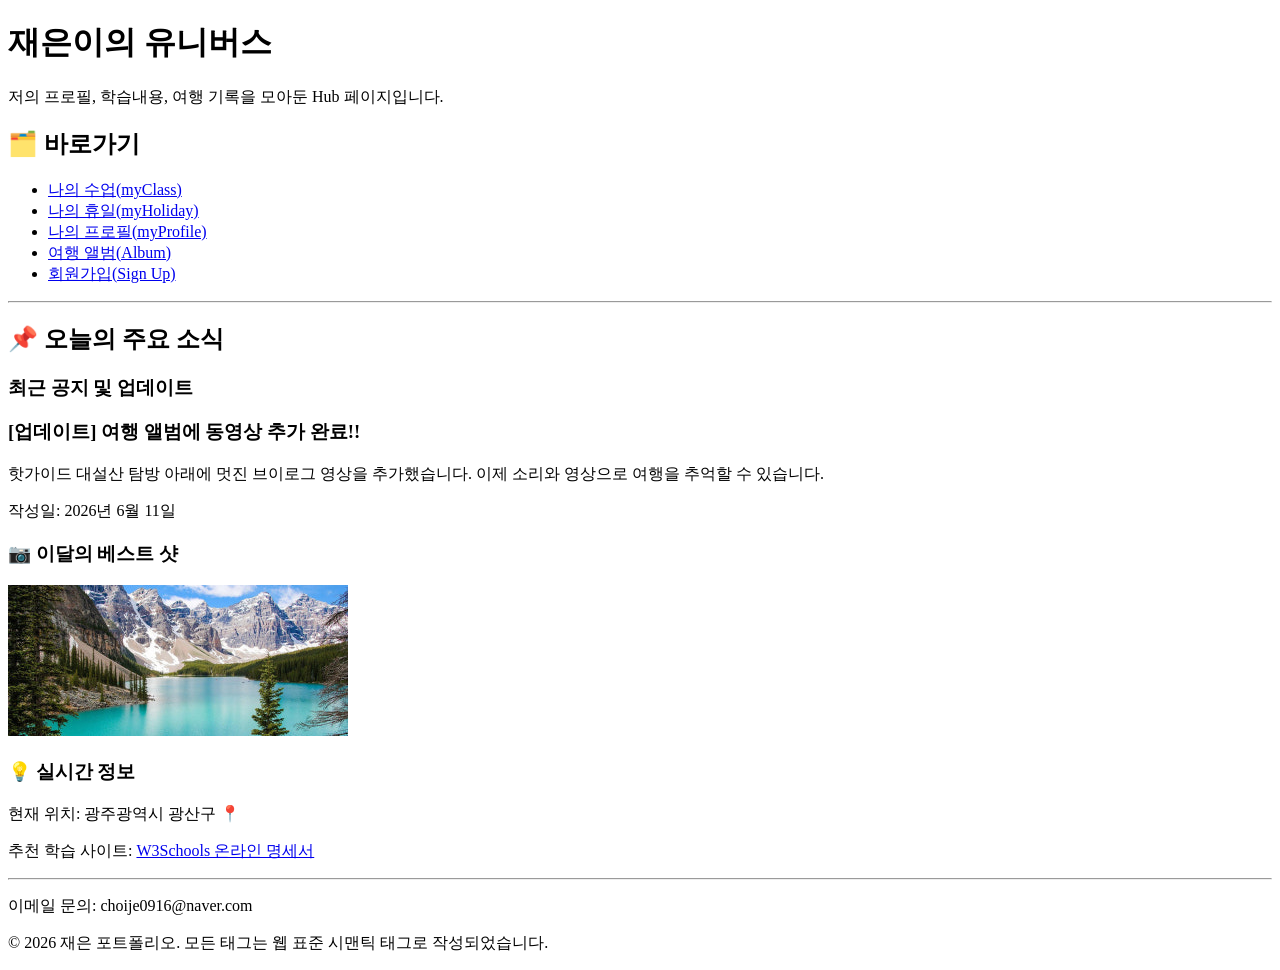
<file: index.html>
<!DOCTYPE html>
<html lang="en">
<head>
    <meta charset="UTF-8">
    <meta name="viewport" content="width=device-width, initial-scale=1.0">
    <title>Welcone SKALA</title>
</head>
<body>


    <h1>재은이의 유니버스</h1>
    <p> 저의 프로필, 학습내용, 여행 기록을 모아둔 Hub 페이지입니다.</p>



    <nav>
    <h2>🗂️ 바로가기</h2>
    <ul style="list-style-type:disc;">
        <li><a href="myClass.html">나의 수업(myClass)</a></li>
        <li><a href="myHoliday.html">나의 휴일(myHoliday)</a></li>
        <li><a href="myProfile.html">나의 프로필(myProfile)</a></li>
        <li><a href="myTrip.html">여행 앨범(Album)</a></li>
        <li><a href="signUp.html">회원가입(Sign Up)</a></li>
    </ul>
    </nav>


    <main>
        <hr>
        <h2>📌 오늘의 주요 소식</h2>
        <h3>최근 공지 및 업데이트</h3>
        <h3>[업데이트] 여행 앨범에 동영상 추가 완료!!</h3>
        <P>     
        핫가이드 대설산 탐방 아래에 멋진 브이로그 영상을 추가했습니다.
        이제 소리와 영상으로 여행을 추억할 수 있습니다.
        </P>

        <p>작성일: 2026년 6월 11일</p>

        <h3>📷 이달의 베스트 샷</h3>
        <img src="media/banff.jpg" alt="캐나다">
    </main>



     <aside>
        <h3>💡 실시간 정보</h3>

        <p>현재 위치: 광주광역시 광산구 📍</p>

        <p>
            추천 학습 사이트:
            <a href="https://www.w3schools.com/" target="_blank">W3Schools 온라인 명세서</a>
        </p>
    </aside>
    <hr> 


    
    <footer>
        <p>이메일 문의: choije0916@naver.com</p>

        <p>
        &copy; 2026 재은 포트폴리오.
        모든 태그는 웹 표준 시맨틱 태그로 작성되었습니다.
        </p>
    </footer>
</body>
</html>
</file>
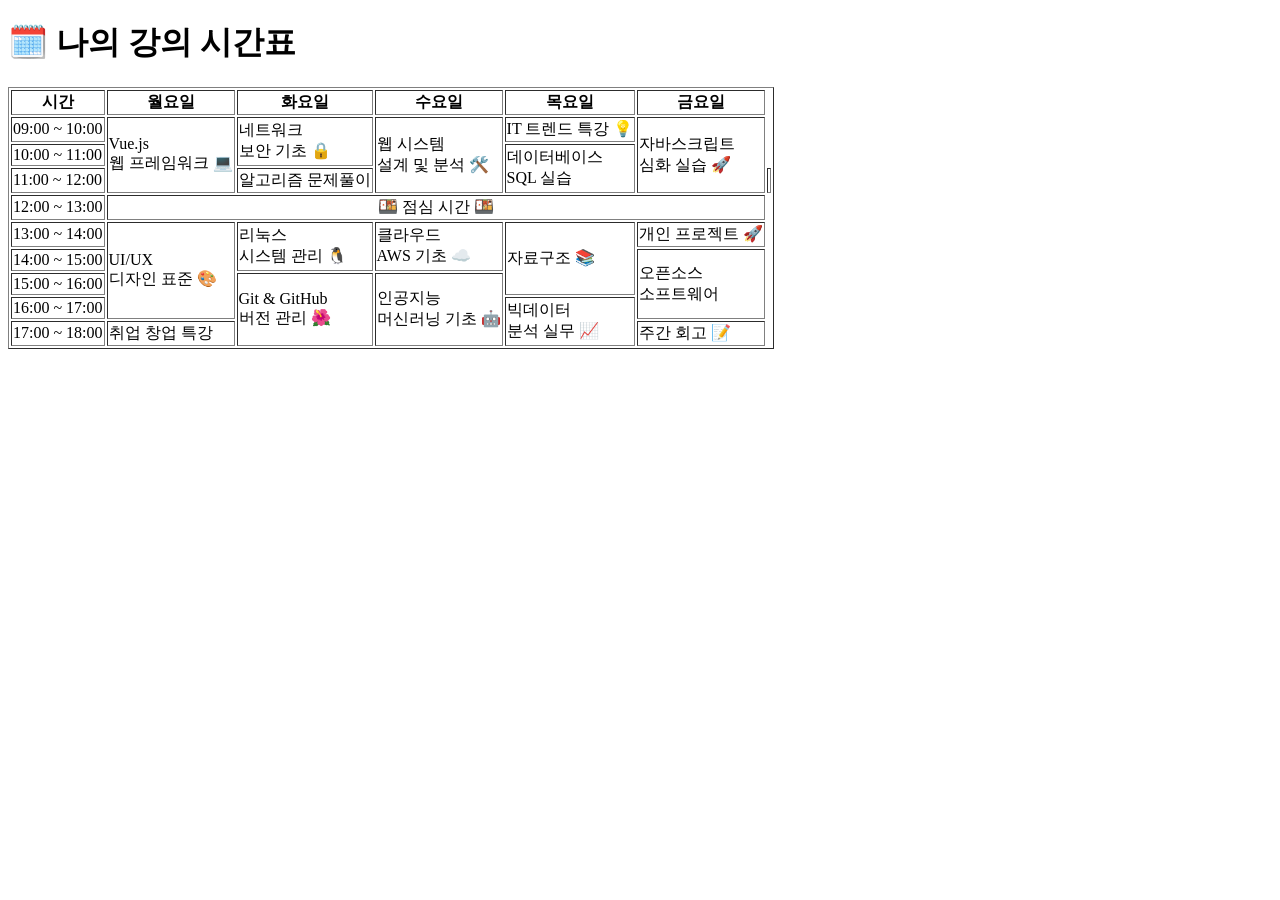
<file: myClass.html>
<!DOCTYPE html>
<html lang="ko">
<head>
    <meta charset="UTF-8">
    <title>나의 강의 시간표</title>
</head>
<body>

<h1>🗓️ 나의 강의 시간표</h1>

<table border="1">
    <thead>
        <tr>
            <th>시간</th>
            <th>월요일</th>
            <th>화요일</th>
            <th>수요일</th>
            <th>목요일</th>
            <th>금요일</th>
        </tr>
    </thead>

    <tbody>

        <tr>
            <td>09:00 ~ 10:00</td>
            <td rowspan="3">Vue.js<br>웹 프레임워크 💻</td>
            <td rowspan="2">네트워크<br>보안 기초 🔒</td>
            <td rowspan="3">웹 시스템<br>설계 및 분석 🛠️</td>
            <td>IT 트렌드 특강 💡</td>
            <td rowspan="3">자바스크립트<br>심화 실습 🚀</td>
        </tr>

        <tr>
            <td>10:00 ~ 11:00</td>
            <td rowspan="2">데이터베이스<br>SQL 실습</td>
        </tr>

        <tr>
            <td>11:00 ~ 12:00</td>
            <td>알고리즘 문제풀이</td>
            <td></td>
        </tr>

        <tr>
            <td>12:00 ~ 13:00</td>
            <td colspan="5" align="center">🍱 점심 시간 🍱</td>
        </tr>

        <tr>
            <td>13:00 ~ 14:00</td>
            <td rowspan="4">UI/UX<br>디자인 표준 🎨</td>
            <td rowspan="2">리눅스<br>시스템 관리 🐧</td>
            <td rowspan="2">클라우드<br>AWS 기초 ☁️</td>
            <td rowspan="3">자료구조 📚</td>
            <td rowspan="1">개인 프로젝트 🚀</td>
        </tr>

        <tr>
            <td>14:00 ~ 15:00</td>
            <td rowspan="3">오픈소스<br>소프트웨어</td>
        </tr>

        <tr>
            <td>15:00 ~ 16:00</td>
            <td rowspan="3">Git & GitHub<br>버전 관리 🌺</td>
            <td rowspan="3">인공지능<br>머신러닝 기초 🤖</td>
        </tr>

        <tr>
            <td>16:00 ~ 17:00</td>
            <td rowspan="2">빅데이터<br>분석 실무 📈</td>
        </tr>

        <tr>
            <td>17:00 ~ 18:00</td>
            <td>취업 창업 특강</td>
            <td>주간 회고 📝</td>
        </tr>

    </tbody>

</table>

</body>
</html>
</file>
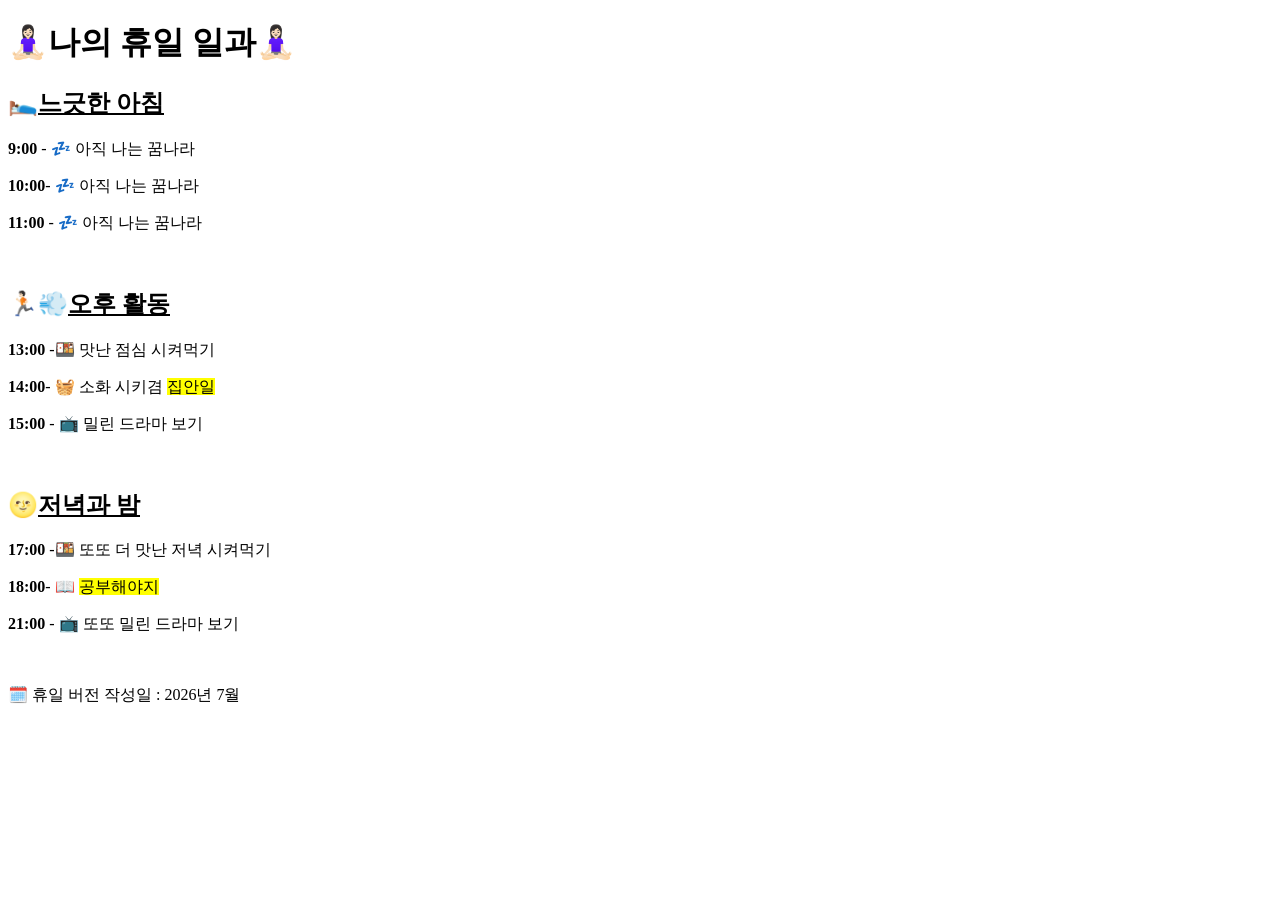
<file: myHoliday.html>
<!DOCTYPE html>
<html lang="en">
<head>
    <meta charset="UTF-8">
    <meta name="viewport" content="width=device-width, initial-scale=1.0">
    <title>나의 휴일 일과</title>
</head>
<body>
    <h1>🧘🏻‍♀️나의 휴일 일과🧘🏻‍♀️</h1>

    <h2>🛌<ins>느긋한 아침</ins></h2>
    <p><strong>9:00</strong> - 💤 아직 나는 꿈나라</p>
    <p><strong>10:00</strong>- 💤 아직 나는 꿈나라</p>
    <p><strong>11:00</strong> - 💤 아직 나는 꿈나라</p>
    <br>


    <h2>🏃🏻💨<ins>오후 활동</ins></h2>
    <p><strong>13:00</strong> -🍱 맛난 점심 시켜먹기</p>
    <p><strong>14:00</strong>- 🧺 소화 시키겸 <mark>집안일</mark></p>
    <p><strong>15:00</strong> - 📺 밀린 드라마 보기</p>
    <br>

    <h2>🌝<ins>저녁과 밤</ins></h2>
    <p><strong>17:00</strong> -🍱 또또 더 맛난 저녁 시켜먹기 </p>
    <p><strong>18:00</strong>- 📖 <mark>공부해야지</mark></p>
    <p><strong>21:00</strong> - 📺 또또 밀린 드라마 보기</p>
    <br>

    <p>🗓️ 휴일 버전 작성일 : 2026년 7월</p>
</body> 
</html>
</file>
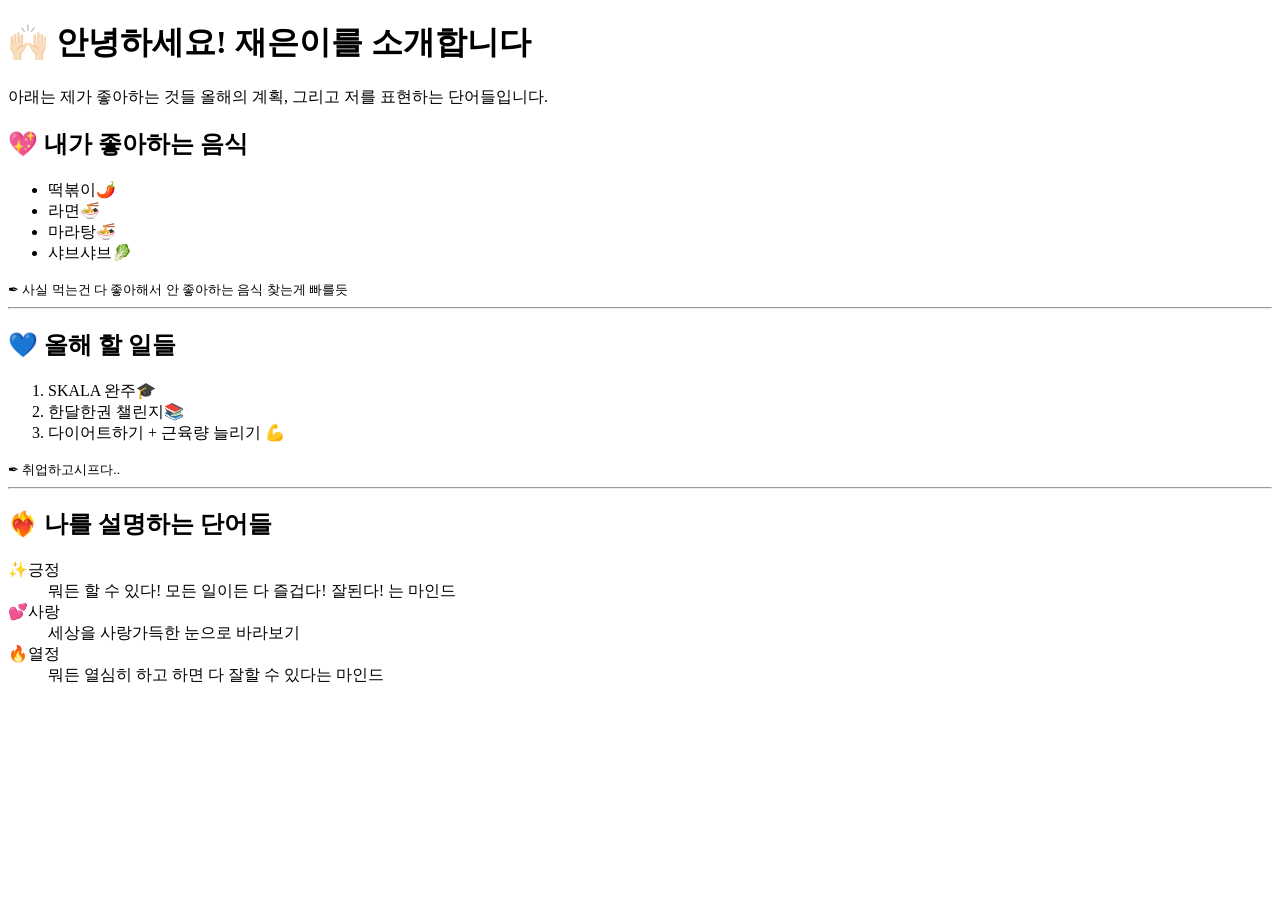
<file: myProfile.html>
<!DOCTYPE html>
<html lang="en">
<head>
    <meta charset="UTF-8">
    <meta name="viewport" content="width=device-width, initial-scale=1.0">
    <title>나의 소개</title>
</head>
<body>
    <h1>🙌🏻 안녕하세요! 재은이를 소개합니다</h1>

    <p>아래는 제가 좋아하는 것들 올해의 계획, 그리고 저를 표현하는 단어들입니다.</p>

    <h2>💖 내가 좋아하는 음식</h2>
    <ul style="list-style-type:disc;">
        <li>떡볶이🌶️</li>
        <li>라면🍜</li>
        <li>마라탕🍜</li>
        <li>샤브샤브🥬</li>
    </ul>
    <small>✒︎ 사실 먹는건 다 좋아해서 안 좋아하는 음식 찾는게 빠를듯</small>
    <hr>


    <h2>💙 올해 할 일들</h2>
    <ol type="1">
        <li>SKALA 완주🎓</li>
        <li>한달한권 챌린지📚</li>
        <li>다이어트하기 + 근육량 늘리기 💪</li>
    </ol>
    <small>✒︎ 취업하고시프다..</small>
    <hr>

    <h2>❤️‍🔥 나를 설명하는 단어들</h2>
    <dl>
        <dt>✨긍정</dt>
        <dd>뭐든 할 수 있다! 모든 일이든 다 즐겁다! 잘된다! 는 마인드</dd>
        <dt>💕사랑</dt>
        <dd>세상을 사랑가득한 눈으로 바라보기</dd>
        <dt>🔥열정</dt>
        <dd>뭐든 열심히 하고 하면 다 잘할 수 있다는 마인드</dd>
    </dl>



</body>
</html>
</file>
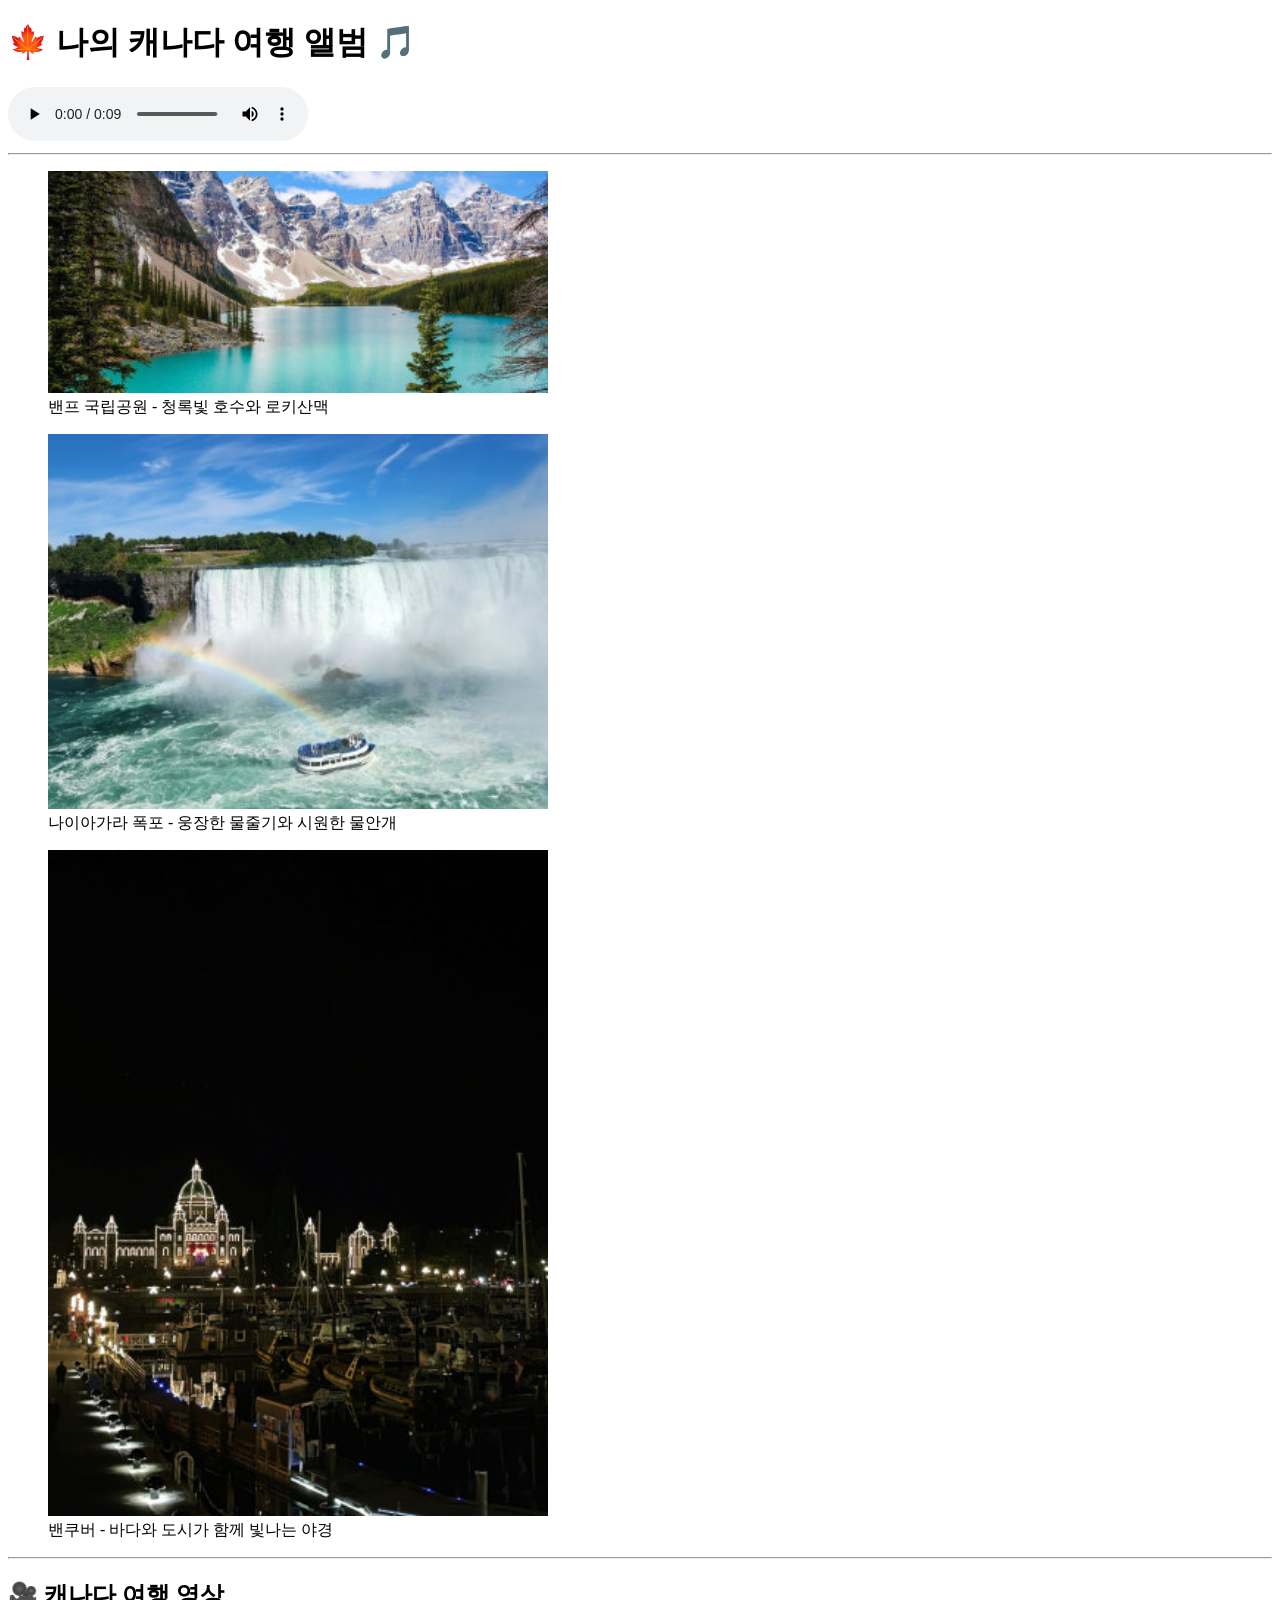
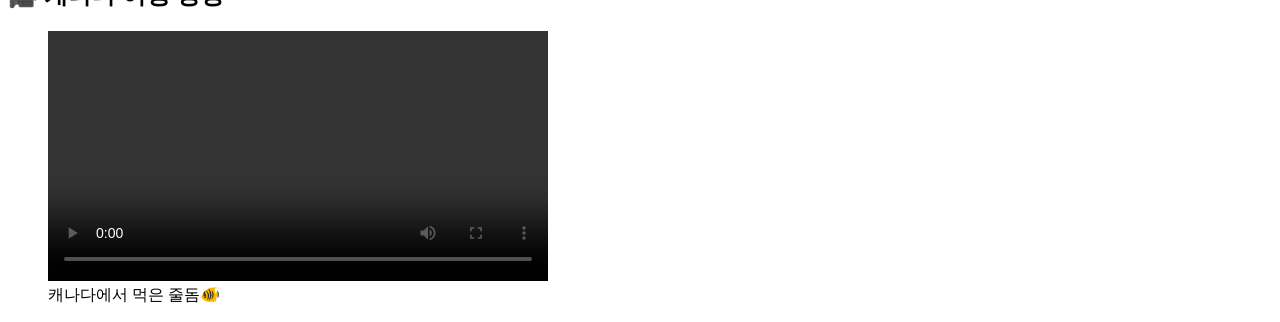
<file: myTrip.html>
<!DOCTYPE html>
<html lang="ko">
<head>
    <meta charset="UTF-8">
    <meta name="viewport" content="width=device-width, initial-scale=1.0">
    <title>나의 캐나다 여행</title>
</head>
<body>

    <h1>🍁 나의 캐나다 여행 앨범 🎵</h1>

    <audio controls>
        <source src="../media/canada.mp3" type="audio/mpeg">
    </audio>

    <hr>


    <figure>
        <img src="../media/banff.jpg" alt="밴프 국립공원의 호수와 로키산맥" width="500">
        <figcaption>밴프 국립공원 - 청록빛 호수와 로키산맥</figcaption>
    </figure>

    <figure>
        <img src="../media/niagara.jpeg" alt="나이아가라 폭포" width="500">
        <figcaption>나이아가라 폭포 - 웅장한 물줄기와 시원한 물안개</figcaption>
    </figure>

    <figure>
        <img src="../media/vancouver.jpeg" alt="밴쿠버 야경" width="500">
        <figcaption>밴쿠버 - 바다와 도시가 함께 빛나는 야경</figcaption>
    </figure>

    <hr>

    <h2>🎥 캐나다 여행 영상</h2>
    <figure>
            <video controls width="500">
            <source src="../media/canada.MOV" >
            </video>
            <figcaption>캐나다에서 먹은 줄돔🐠</figcaption>
    </figure>



</body>
</html>
</file>
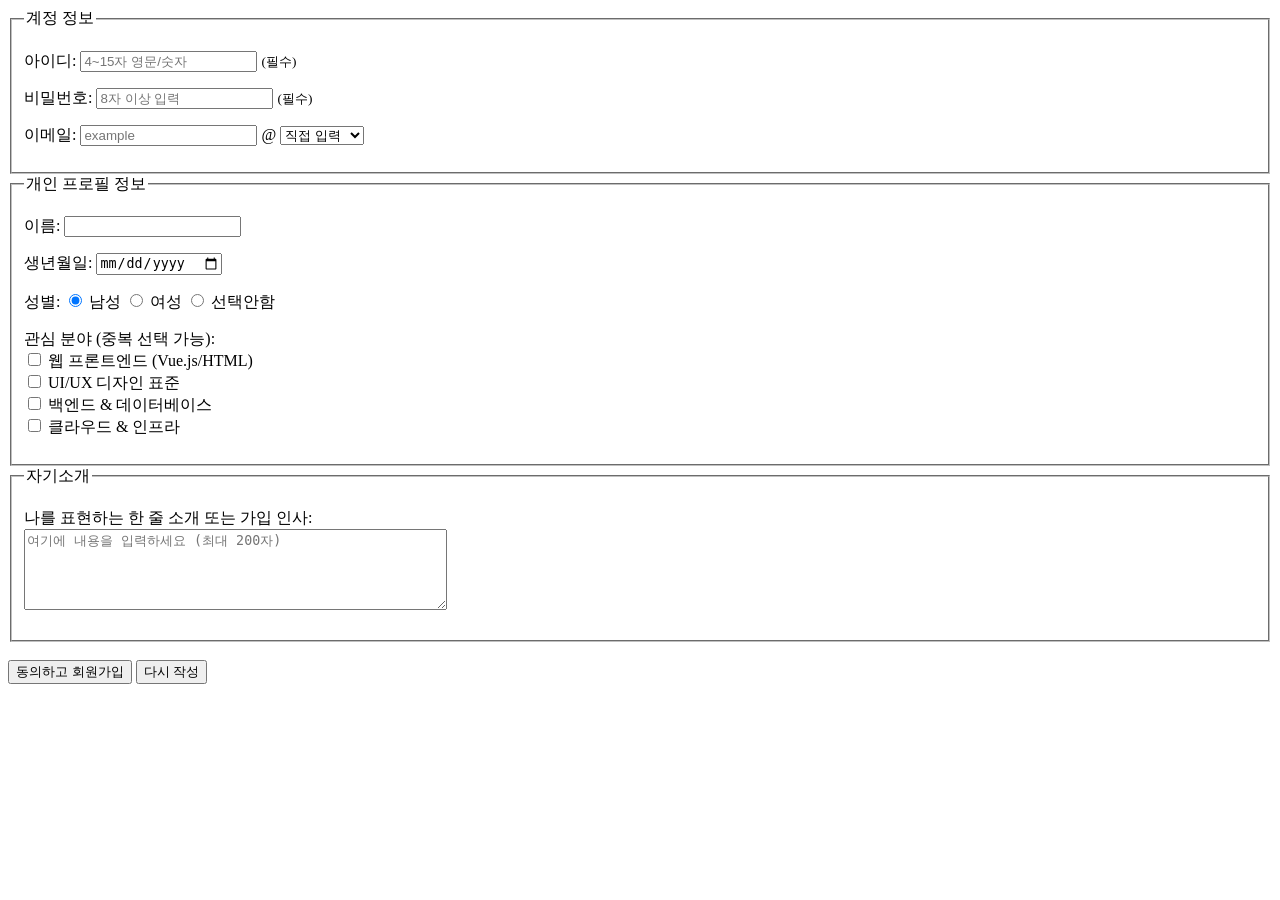
<file: signUp.html>
<!DOCTYPE html>
<html lang="en">
<head>
    <meta charset="UTF-8">
    <meta name="viewport" content="width=device-width, initial-scale=1.0">
    <title>회원가입</title>
</head>
<body>

<form action="signUpResult.html" method="get">
    <fieldset>
        <legend>계정 정보</legend>
        <p>
            <label for= "userId">아이디: </label>
            <input type="text" id="userId" name ="userId" minlength="4" maxlength="15" required placeholder="4~15자 영문/숫자">
            <small>(필수)</small>
        </p>

        <p>
            <label for= "userPw">비밀번호: </label>
            <input type="password" id="userPw" name ="userPw" minlength="8" required placeholder="8자 이상 입력">
            <small>(필수)</small>
        </p>

        <p>
            <label for="userEmail">이메일: </label>
            <input type="text" id="userEmail" name="userEmail" placeholder="example">
            @
            <select name="emailDomain">
                <option value="direct">직접 입력</option>
                <option value="naver.com">naver.com</option>
                <option value="gmail.com">gmail.com</option>
                <option value="daum.net">daum.net</option>
            </select>
        </p>
    </fieldset>


    <fieldset>
        <legend>개인 프로필 정보</legend>
        <p>
            <label for="userName">이름: </label>
            <input type="text" id="userName" name="userName" required>
        </p>

        <p>
        <label for="userBirth">생년월일: </label>
        <input type="date" id="userBirth" name="userBirth">
        </p>


        <p>
            성별:
            <label><input type="radio" name="gender" value="male" checked> 남성</label>
            <label><input type="radio" name="gender" value="female"> 여성</label>
            <label><input type="radio" name="gender" value="none"> 선택안함</label>
        </p>


        <p>
            관심 분야 (중복 선택 가능): <br>
            <label><input type="checkbox" name="interest" value="frontend"> 웹 프론트엔드 (Vue.js/HTML)</label><br>
            <label><input type="checkbox" name="interest" value="uiux"> UI/UX 디자인 표준</label><br>
            <label><input type="checkbox" name="interest" value="backend"> 백엔드 & 데이터베이스</label><br>
            <label><input type="checkbox" name="interest" value="devops"> 클라우드 & 인프라</label>
        </p>
    </fieldset>



    <fieldset>
        <legend>자기소개</legend>
        <p>
            <label for="intro">나를 표현하는 한 줄 소개 또는 가입 인사:</label><br>
            <textarea id="intro" name="intro" rows="5" cols="50" placeholder="여기에 내용을 입력하세요 (최대 200자)"></textarea>
        </p>
    </fieldset>
    <br>
    <input type="submit" value="동의하고 회원가입">
    <input type="reset" value="다시 작성">
</form>

</body>
</html>
</file>
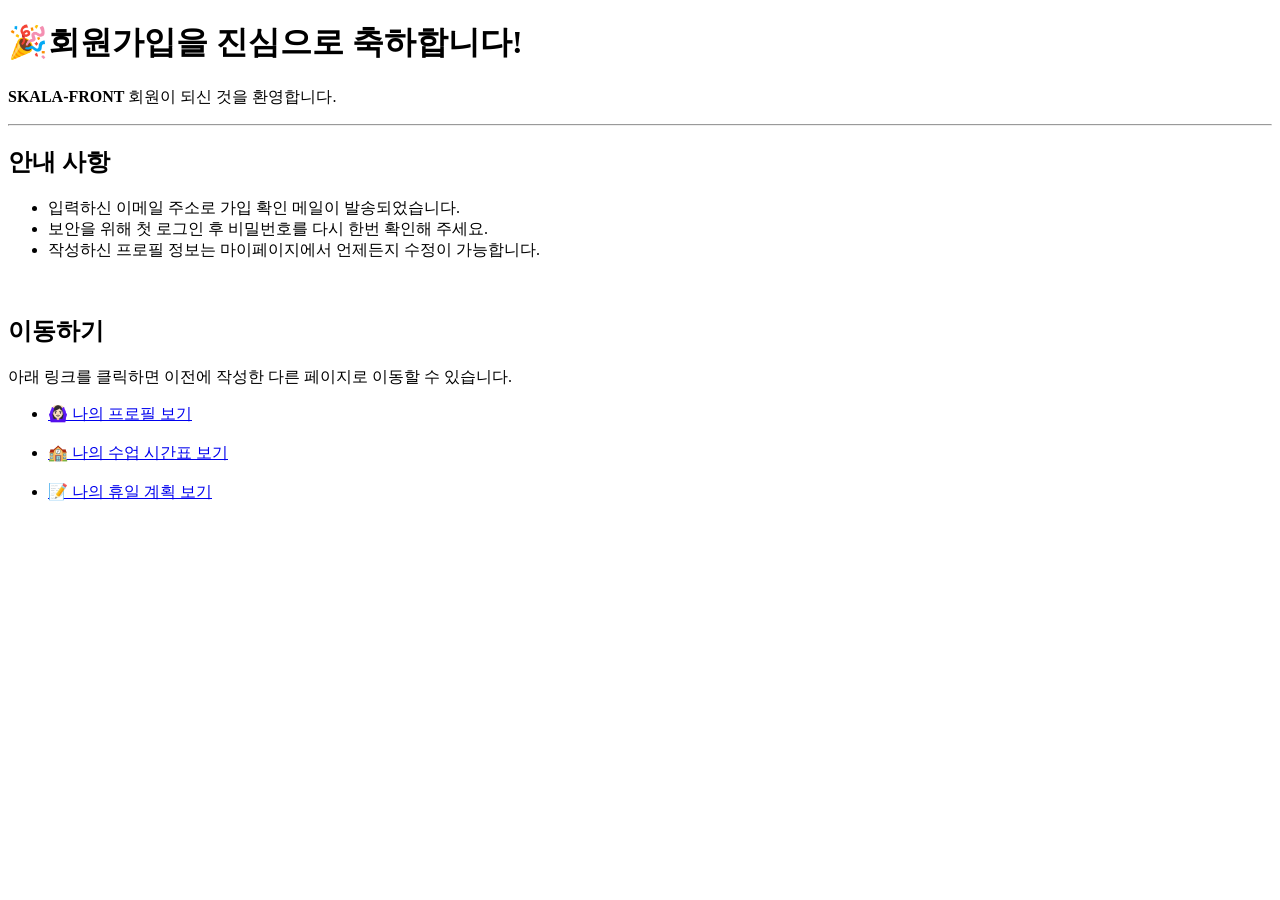
<file: signUpResult.html>
<!DOCTYPE html>
<html lang="en">
<head>
    <meta charset="UTF-8">
    <meta name="viewport" content="width=device-width, initial-scale=1.0">
    <title>회원가입 성공</title>
</head>
<body>
    <h1>🎉회원가입을 진심으로 축하합니다!</h1>

    <p><strong>SKALA-FRONT</strong> 회원이 되신 것을 환영합니다.</p>
    
    <hr>

    <h2>안내 사항</h2>

    <ul>
        <li>입력하신 이메일 주소로 가입 확인 메일이 발송되었습니다.</li>
        <li>보안을 위해 첫 로그인 후 비밀번호를 다시 한번 확인해 주세요.</li>
        <li>작성하신 프로필 정보는 마이페이지에서 언제든지 수정이 가능합니다.</li>
    </ul>

    <br>

   <h2>이동하기</h2>

    <p>아래 링크를 클릭하면 이전에 작성한 다른 페이지로 이동할 수 있습니다.</p>

    <ul style="list-style-type:disc;">
        <li><a href="signUp.html">🙆🏻‍♀️ 나의 프로필 보기</a></li>
        <br>
        <li><a href="myProfile.html">🏫 나의 수업 시간표 보기</a></li>
        <br>
        <li><a href="myHoliday.html">📝 나의 휴일 계획 보기</a></li>
    </ul>

    
</body>
</html>
</file>
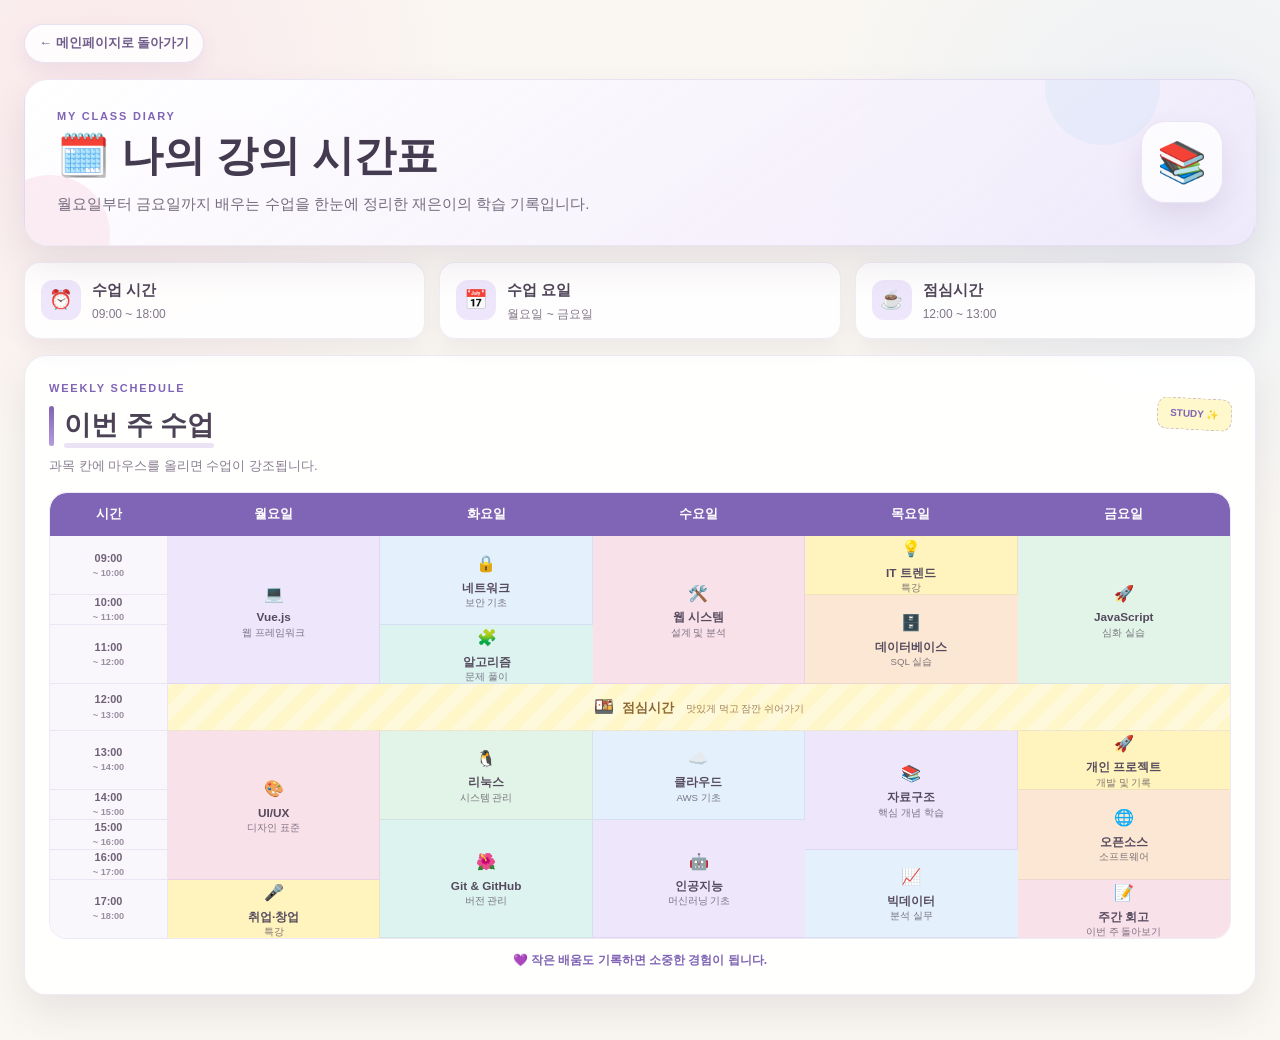
<file: html/myClass.html>
<!DOCTYPE html>
<html lang="ko">

<head>
    <meta charset="UTF-8">

    <meta name="viewport" content="width=device-width, initial-scale=1.0">

    <title>나의 강의 시간표</title>

    <!-- 공통 CSS 연결 -->
    <link rel="stylesheet" href="../css/style.css">
</head>

<body class="class-page">

    <main class="class-container">

        <!-- 메인페이지로 돌아가기 -->
        <a href="index.html" class="back-home">
            ← 메인페이지로 돌아가기
        </a>

        <!-- 시간표 페이지 상단 -->
        <header class="class-header">

            <div class="class-header-text">

                <p class="class-kicker">
                    MY CLASS DIARY
                </p>

                <h1>
                    🗓️ 나의 강의 시간표
                </h1>

                <p class="class-description">
                    월요일부터 금요일까지 배우는 수업을
                    한눈에 정리한 재은이의 학습 기록입니다.
                </p>

            </div>

            <div class="class-header-icon">
                📚
            </div>

        </header>

        <!-- 간단한 시간표 정보 -->
        <section class="class-summary" aria-label="시간표 요약">

            <article class="summary-item">
                <span class="summary-icon">⏰</span>

                <div>
                    <strong>수업 시간</strong>
                    <p>09:00 ~ 18:00</p>
                </div>
            </article>

            <article class="summary-item">
                <span class="summary-icon">📅</span>

                <div>
                    <strong>수업 요일</strong>
                    <p>월요일 ~ 금요일</p>
                </div>
            </article>

            <article class="summary-item">
                <span class="summary-icon">☕</span>

                <div>
                    <strong>점심시간</strong>
                    <p>12:00 ~ 13:00</p>
                </div>
            </article>

        </section>

        <!-- 시간표 카드 -->
        <section class="schedule-card">

            <div class="schedule-heading">

                <div>
                    <p class="class-kicker">
                        WEEKLY SCHEDULE
                    </p>

                    <h2>
                        이번 주 수업
                    </h2>
                </div>

                <span class="schedule-sticker">
                    STUDY ✨
                </span>

            </div>

            <p class="schedule-guide">
                과목 칸에 마우스를 올리면 수업이 강조됩니다.
            </p>

            <!-- 모바일에서 좌우 스크롤 -->
            <div class="schedule-table-wrap">

                <table class="schedule-table">

                    <thead>
                        <tr>
                            <th scope="col">시간</th>
                            <th scope="col">월요일</th>
                            <th scope="col">화요일</th>
                            <th scope="col">수요일</th>
                            <th scope="col">목요일</th>
                            <th scope="col">금요일</th>
                        </tr>
                    </thead>

                    <tbody>

                        <!-- 09:00 -->
                        <tr>
                            <th scope="row" class="time-cell">
                                09:00<br>
                                <span>~ 10:00</span>
                            </th>

                            <td rowspan="3" class="subject-cell subject-purple">
                                <span class="subject-icon">💻</span>
                                <strong>Vue.js</strong>
                                <small>웹 프레임워크</small>
                            </td>

                            <td rowspan="2" class="subject-cell subject-blue">
                                <span class="subject-icon">🔒</span>
                                <strong>네트워크</strong>
                                <small>보안 기초</small>
                            </td>

                            <td rowspan="3" class="subject-cell subject-pink">
                                <span class="subject-icon">🛠️</span>
                                <strong>웹 시스템</strong>
                                <small>설계 및 분석</small>
                            </td>

                            <td class="subject-cell subject-yellow">
                                <span class="subject-icon">💡</span>
                                <strong>IT 트렌드</strong>
                                <small>특강</small>
                            </td>

                            <td rowspan="3" class="subject-cell subject-green">
                                <span class="subject-icon">🚀</span>
                                <strong>JavaScript</strong>
                                <small>심화 실습</small>
                            </td>
                        </tr>

                        <!-- 10:00 -->
                        <tr>
                            <th scope="row" class="time-cell">
                                10:00<br>
                                <span>~ 11:00</span>
                            </th>

                            <td rowspan="2" class="subject-cell subject-orange">
                                <span class="subject-icon">🗄️</span>
                                <strong>데이터베이스</strong>
                                <small>SQL 실습</small>
                            </td>
                        </tr>

                        <!-- 11:00 -->
                        <tr>
                            <th scope="row" class="time-cell">
                                11:00<br>
                                <span>~ 12:00</span>
                            </th>

                            <td class="subject-cell subject-mint">
                                <span class="subject-icon">🧩</span>
                                <strong>알고리즘</strong>
                                <small>문제 풀이</small>
                            </td>
                        </tr>

                        <!-- 점심시간 -->
                        <tr class="lunch-row">
                            <th scope="row" class="time-cell">
                                12:00<br>
                                <span>~ 13:00</span>
                            </th>

                            <td colspan="5">
                                <span class="lunch-icon">🍱</span>
                                점심시간
                                <span class="lunch-message">
                                    맛있게 먹고 잠깐 쉬어가기
                                </span>
                            </td>
                        </tr>

                        <!-- 13:00 -->
                        <tr>
                            <th scope="row" class="time-cell">
                                13:00<br>
                                <span>~ 14:00</span>
                            </th>

                            <td rowspan="4" class="subject-cell subject-pink">
                                <span class="subject-icon">🎨</span>
                                <strong>UI/UX</strong>
                                <small>디자인 표준</small>
                            </td>

                            <td rowspan="2" class="subject-cell subject-green">
                                <span class="subject-icon">🐧</span>
                                <strong>리눅스</strong>
                                <small>시스템 관리</small>
                            </td>

                            <td rowspan="2" class="subject-cell subject-blue">
                                <span class="subject-icon">☁️</span>
                                <strong>클라우드</strong>
                                <small>AWS 기초</small>
                            </td>

                            <td rowspan="3" class="subject-cell subject-purple">
                                <span class="subject-icon">📚</span>
                                <strong>자료구조</strong>
                                <small>핵심 개념 학습</small>
                            </td>

                            <td class="subject-cell subject-yellow">
                                <span class="subject-icon">🚀</span>
                                <strong>개인 프로젝트</strong>
                                <small>개발 및 기록</small>
                            </td>
                        </tr>

                        <!-- 14:00 -->
                        <tr>
                            <th scope="row" class="time-cell">
                                14:00<br>
                                <span>~ 15:00</span>
                            </th>

                            <td rowspan="3" class="subject-cell subject-orange">
                                <span class="subject-icon">🌐</span>
                                <strong>오픈소스</strong>
                                <small>소프트웨어</small>
                            </td>
                        </tr>

                        <!-- 15:00 -->
                        <tr>
                            <th scope="row" class="time-cell">
                                15:00<br>
                                <span>~ 16:00</span>
                            </th>

                            <td rowspan="3" class="subject-cell subject-mint">
                                <span class="subject-icon">🌺</span>
                                <strong>Git &amp; GitHub</strong>
                                <small>버전 관리</small>
                            </td>

                            <td rowspan="3" class="subject-cell subject-purple">
                                <span class="subject-icon">🤖</span>
                                <strong>인공지능</strong>
                                <small>머신러닝 기초</small>
                            </td>
                        </tr>

                        <!-- 16:00 -->
                        <tr>
                            <th scope="row" class="time-cell">
                                16:00<br>
                                <span>~ 17:00</span>
                            </th>

                            <td rowspan="2" class="subject-cell subject-blue">
                                <span class="subject-icon">📈</span>
                                <strong>빅데이터</strong>
                                <small>분석 실무</small>
                            </td>
                        </tr>

                        <!-- 17:00 -->
                        <tr>
                            <th scope="row" class="time-cell">
                                17:00<br>
                                <span>~ 18:00</span>
                            </th>

                            <td class="subject-cell subject-yellow">
                                <span class="subject-icon">🎤</span>
                                <strong>취업·창업</strong>
                                <small>특강</small>
                            </td>

                            <td class="subject-cell subject-pink">
                                <span class="subject-icon">📝</span>
                                <strong>주간 회고</strong>
                                <small>이번 주 돌아보기</small>
                            </td>
                        </tr>

                    </tbody>

                </table>

            </div>

            <p class="schedule-note">
                💜 작은 배움도 기록하면 소중한 경험이 됩니다.
            </p>

        </section>

    </main>

</body>

</html>
</file>
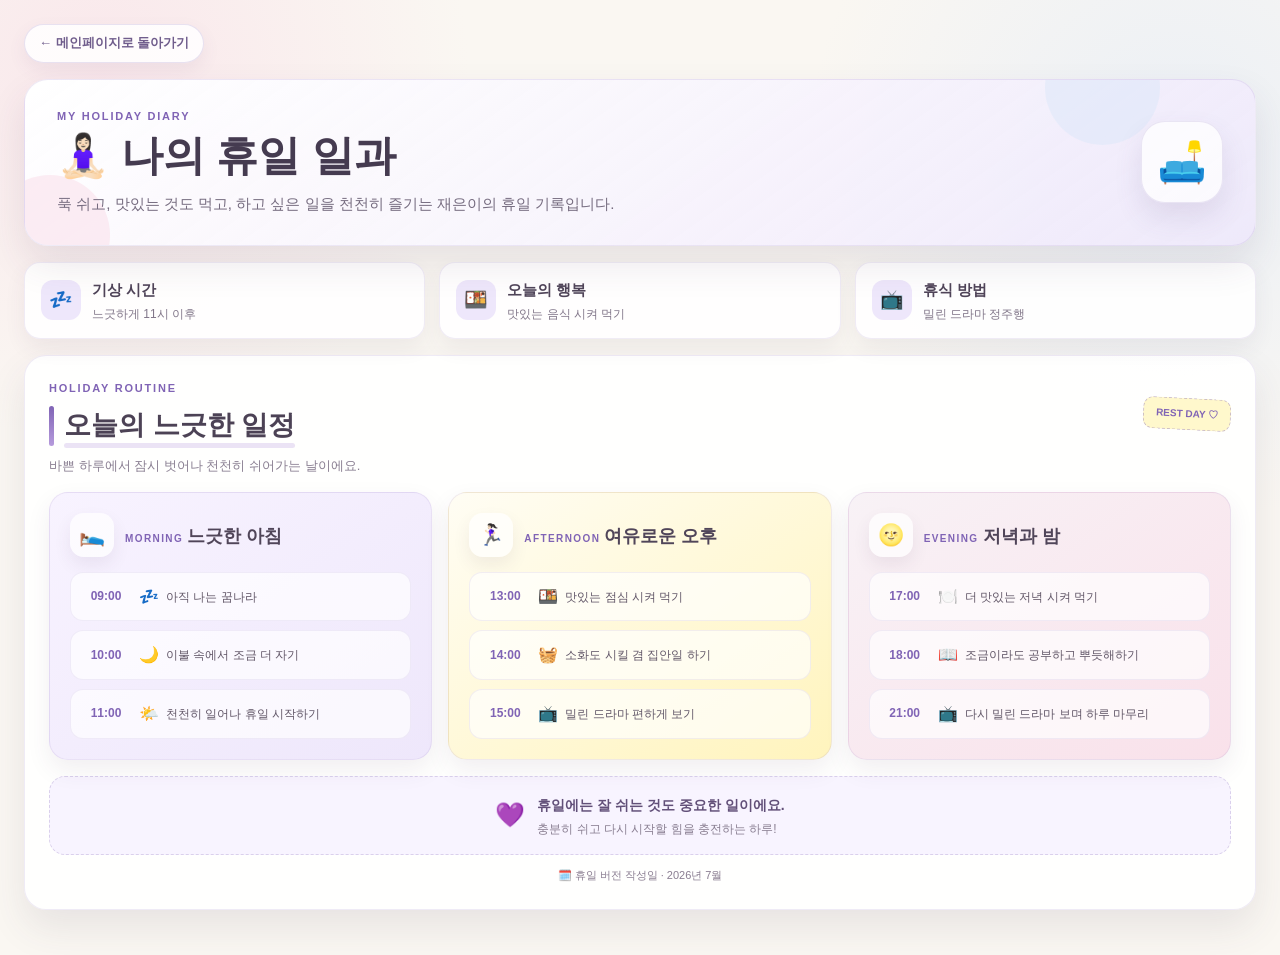
<file: html/myHoliday.html>
<!DOCTYPE html>
<html lang="ko">

<head>
    <meta charset="UTF-8">

    <meta name="viewport" content="width=device-width, initial-scale=1.0">

    <title>나의 휴일 일과</title>

    <!-- 공통 CSS 연결 -->
    <link rel="stylesheet" href="../css/style.css">
</head>

<body class="holiday-page">

    <main class="holiday-container">

        <!-- 메인페이지로 돌아가기 -->
        <a href="index.html" class="back-home">
            ← 메인페이지로 돌아가기
        </a>

        <!-- 페이지 상단 제목 -->
        <header class="holiday-header">

            <div class="holiday-header-text">

                <p class="holiday-kicker">
                    MY HOLIDAY DIARY
                </p>

                <h1>
                    🧘🏻‍♀️ 나의 휴일 일과
                </h1>

                <p class="holiday-description">
                    푹 쉬고, 맛있는 것도 먹고,
                    하고 싶은 일을 천천히 즐기는 재은이의 휴일 기록입니다.
                </p>

            </div>

            <div class="holiday-header-icon">
                🛋️
            </div>

        </header>

        <!-- 휴일 요약 -->
        <section class="holiday-summary" aria-label="휴일 일과 요약">

            <article class="holiday-summary-item">
                <span class="holiday-summary-icon">💤</span>

                <div>
                    <strong>기상 시간</strong>
                    <p>느긋하게 11시 이후</p>
                </div>
            </article>

            <article class="holiday-summary-item">
                <span class="holiday-summary-icon">🍱</span>

                <div>
                    <strong>오늘의 행복</strong>
                    <p>맛있는 음식 시켜 먹기</p>
                </div>
            </article>

            <article class="holiday-summary-item">
                <span class="holiday-summary-icon">📺</span>

                <div>
                    <strong>휴식 방법</strong>
                    <p>밀린 드라마 정주행</p>
                </div>
            </article>

        </section>

        <!-- 휴일 일과 -->
        <section class="holiday-routine-card">

            <div class="holiday-section-heading">

                <div>
                    <p class="holiday-kicker">
                        HOLIDAY ROUTINE
                    </p>

                    <h2>
                        오늘의 느긋한 일정
                    </h2>
                </div>

                <span class="holiday-sticker">
                    REST DAY ♡
                </span>

            </div>

            <p class="holiday-guide">
                바쁜 하루에서 잠시 벗어나 천천히 쉬어가는 날이에요.
            </p>

            <div class="routine-grid">

                <!-- 아침 -->
                <article class="routine-card morning-card">

                    <div class="routine-card-heading">

                        <span class="routine-main-icon">
                            🛌
                        </span>

                        <div>
                            <span class="routine-time-label">
                                MORNING
                            </span>

                            <h3>
                                느긋한 아침
                            </h3>
                        </div>

                    </div>

                    <ul class="routine-list">

                        <li>
                            <time datetime="09:00">
                                09:00
                            </time>

                            <div class="routine-content">
                                <span>💤</span>

                                <p>
                                    아직 나는 꿈나라
                                </p>
                            </div>
                        </li>

                        <li>
                            <time datetime="10:00">
                                10:00
                            </time>

                            <div class="routine-content">
                                <span>🌙</span>

                                <p>
                                    이불 속에서 조금 더 자기
                                </p>
                            </div>
                        </li>

                        <li>
                            <time datetime="11:00">
                                11:00
                            </time>

                            <div class="routine-content">
                                <span>🌤️</span>

                                <p>
                                    천천히 일어나 휴일 시작하기
                                </p>
                            </div>
                        </li>

                    </ul>

                </article>

                <!-- 오후 -->
                <article class="routine-card afternoon-card">

                    <div class="routine-card-heading">

                        <span class="routine-main-icon">
                            🏃🏻‍♀️
                        </span>

                        <div>
                            <span class="routine-time-label">
                                AFTERNOON
                            </span>

                            <h3>
                                여유로운 오후
                            </h3>
                        </div>

                    </div>

                    <ul class="routine-list">

                        <li>
                            <time datetime="13:00">
                                13:00
                            </time>

                            <div class="routine-content">
                                <span>🍱</span>

                                <p>
                                    맛있는 점심 시켜 먹기
                                </p>
                            </div>
                        </li>

                        <li>
                            <time datetime="14:00">
                                14:00
                            </time>

                            <div class="routine-content">
                                <span>🧺</span>

                                <p>
                                    소화도 시킬 겸 집안일 하기
                                </p>
                            </div>
                        </li>

                        <li>
                            <time datetime="15:00">
                                15:00
                            </time>

                            <div class="routine-content">
                                <span>📺</span>

                                <p>
                                    밀린 드라마 편하게 보기
                                </p>
                            </div>
                        </li>

                    </ul>

                </article>

                <!-- 저녁 -->
                <article class="routine-card evening-card">

                    <div class="routine-card-heading">

                        <span class="routine-main-icon">
                            🌝
                        </span>

                        <div>
                            <span class="routine-time-label">
                                EVENING
                            </span>

                            <h3>
                                저녁과 밤
                            </h3>
                        </div>

                    </div>

                    <ul class="routine-list">

                        <li>
                            <time datetime="17:00">
                                17:00
                            </time>

                            <div class="routine-content">
                                <span>🍽️</span>

                                <p>
                                    더 맛있는 저녁 시켜 먹기
                                </p>
                            </div>
                        </li>

                        <li>
                            <time datetime="18:00">
                                18:00
                            </time>

                            <div class="routine-content">
                                <span>📖</span>

                                <p>
                                    조금이라도 공부하고 뿌듯해하기
                                </p>
                            </div>
                        </li>

                        <li>
                            <time datetime="21:00">
                                21:00
                            </time>

                            <div class="routine-content">
                                <span>📺</span>

                                <p>
                                    다시 밀린 드라마 보며 하루 마무리
                                </p>
                            </div>
                        </li>

                    </ul>

                </article>

            </div>

            <!-- 하루 마무리 문구 -->
            <div class="holiday-message">

                <span class="holiday-message-icon">
                    💜
                </span>

                <div>
                    <strong>
                        휴일에는 잘 쉬는 것도 중요한 일이에요.
                    </strong>

                    <p>
                        충분히 쉬고 다시 시작할 힘을 충전하는 하루!
                    </p>
                </div>

            </div>

            <p class="holiday-date">
                🗓️ 휴일 버전 작성일 · 2026년 7월
            </p>

        </section>

    </main>

</body>

</html>
</file>
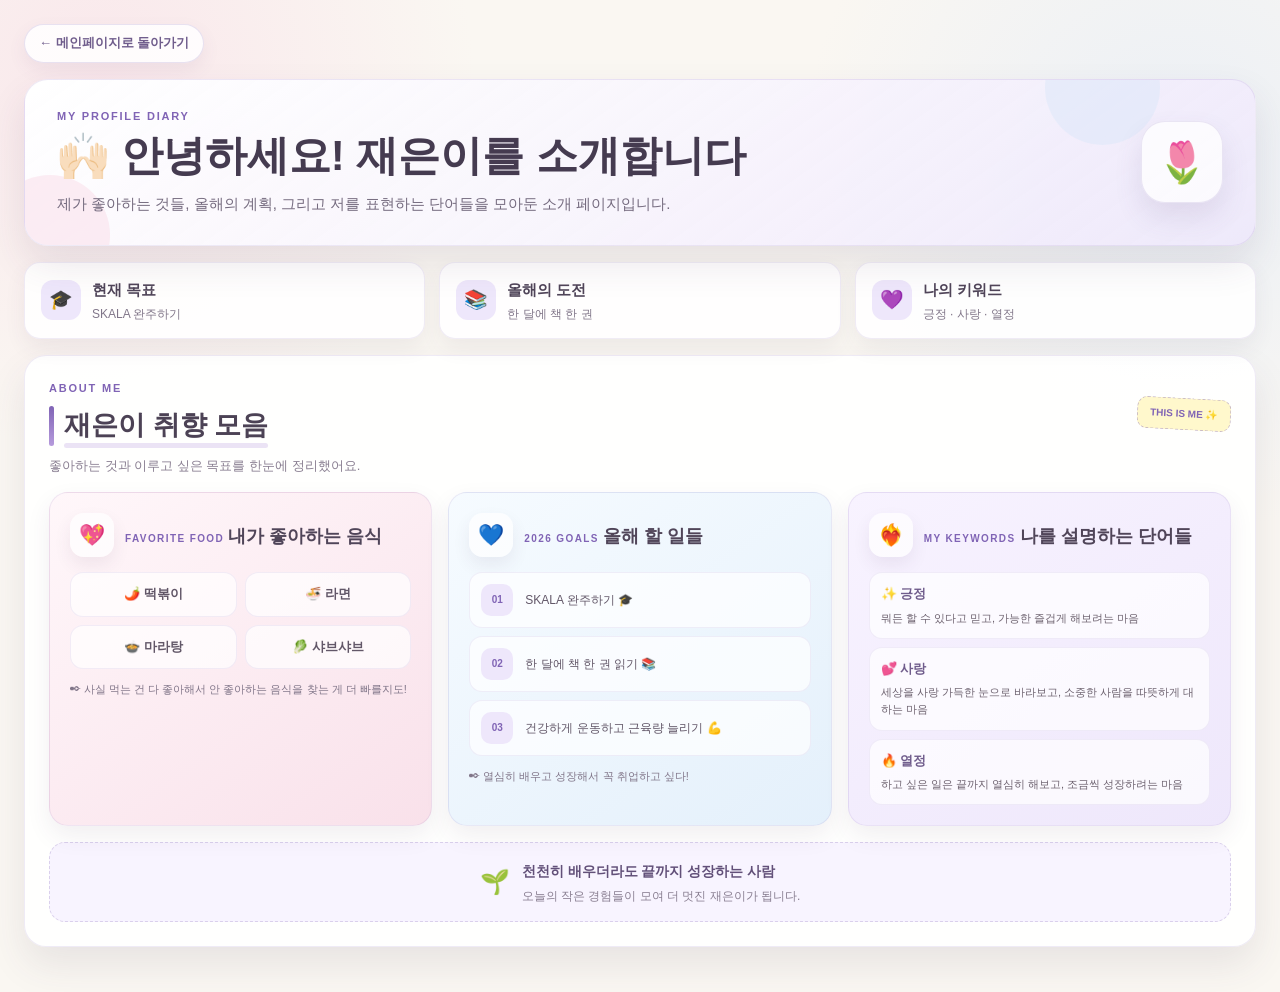
<file: html/myProfile.html>
<!DOCTYPE html>
<html lang="ko">

<head>
    <meta charset="UTF-8">

    <meta name="viewport" content="width=device-width, initial-scale=1.0">

    <title>나의 소개</title>

    <!-- 공통 CSS 연결 -->
    <link rel="stylesheet" href="../css/style.css">
</head>

<body class="profile-page">

    <main class="profile-container">

        <!-- 메인페이지로 돌아가기 -->
        <a href="index.html" class="back-home">
            ← 메인페이지로 돌아가기
        </a>

        <!-- 프로필 페이지 상단 -->
        <header class="profile-header">

            <div class="profile-header-text">

                <p class="profile-kicker">
                    MY PROFILE DIARY
                </p>

                <h1>
                    🙌🏻 안녕하세요! 재은이를 소개합니다
                </h1>

                <p class="profile-description">
                    제가 좋아하는 것들, 올해의 계획,
                    그리고 저를 표현하는 단어들을 모아둔 소개 페이지입니다.
                </p>

            </div>

            <div class="profile-header-icon">
                🌷
            </div>

        </header>

        <!-- 프로필 요약 -->
        <section class="profile-summary" aria-label="프로필 요약">

            <article class="profile-summary-item">

                <span class="profile-summary-icon">
                    🎓
                </span>

                <div>
                    <strong>현재 목표</strong>
                    <p>SKALA 완주하기</p>
                </div>

            </article>

            <article class="profile-summary-item">

                <span class="profile-summary-icon">
                    📚
                </span>

                <div>
                    <strong>올해의 도전</strong>
                    <p>한 달에 책 한 권</p>
                </div>

            </article>

            <article class="profile-summary-item">

                <span class="profile-summary-icon">
                    💜
                </span>

                <div>
                    <strong>나의 키워드</strong>
                    <p>긍정 · 사랑 · 열정</p>
                </div>

            </article>

        </section>

        <!-- 프로필 내용 전체 카드 -->
        <section class="profile-content-card">

            <div class="profile-section-heading">

                <div>

                    <p class="profile-kicker">
                        ABOUT ME
                    </p>

                    <h2>
                        재은이 취향 모음
                    </h2>

                </div>

                <span class="profile-sticker">
                    THIS IS ME ✨
                </span>

            </div>

            <p class="profile-guide">
                좋아하는 것과 이루고 싶은 목표를 한눈에 정리했어요.
            </p>

            <div class="profile-grid">

                <!-- 좋아하는 음식 -->
                <article class="profile-card food-card">

                    <div class="profile-card-heading">

                        <span class="profile-card-icon">
                            💖
                        </span>

                        <div>

                            <span class="profile-card-label">
                                FAVORITE FOOD
                            </span>

                            <h3>
                                내가 좋아하는 음식
                            </h3>

                        </div>

                    </div>

                    <ul class="food-list">
                        <li>🌶️ 떡볶이</li>
                        <li>🍜 라면</li>
                        <li>🍲 마라탕</li>
                        <li>🥬 샤브샤브</li>
                    </ul>

                    <p class="profile-note">
                        ✒︎ 사실 먹는 건 다 좋아해서
                        안 좋아하는 음식을 찾는 게 더 빠를지도!
                    </p>

                </article>

                <!-- 올해 목표 -->
                <article class="profile-card goal-card">

                    <div class="profile-card-heading">

                        <span class="profile-card-icon">
                            💙
                        </span>

                        <div>

                            <span class="profile-card-label">
                                2026 GOALS
                            </span>

                            <h3>
                                올해 할 일들
                            </h3>

                        </div>

                    </div>

                    <ol class="goal-list">

                        <li>

                            <span class="goal-number">
                                01
                            </span>

                            <p>
                                SKALA 완주하기 🎓
                            </p>

                        </li>

                        <li>

                            <span class="goal-number">
                                02
                            </span>

                            <p>
                                한 달에 책 한 권 읽기 📚
                            </p>

                        </li>

                        <li>

                            <span class="goal-number">
                                03
                            </span>

                            <p>
                                건강하게 운동하고 근육량 늘리기 💪
                            </p>

                        </li>

                    </ol>

                    <p class="profile-note">
                        ✒︎ 열심히 배우고 성장해서 꼭 취업하고 싶다!
                    </p>

                </article>

                <!-- 나를 설명하는 단어 -->
                <article class="profile-card keyword-card">

                    <div class="profile-card-heading">

                        <span class="profile-card-icon">
                            ❤️‍🔥
                        </span>

                        <div>

                            <span class="profile-card-label">
                                MY KEYWORDS
                            </span>

                            <h3>
                                나를 설명하는 단어들
                            </h3>

                        </div>

                    </div>

                    <dl class="keyword-list">

                        <div class="keyword-item">

                            <dt>
                                ✨ 긍정
                            </dt>

                            <dd>
                                뭐든 할 수 있다고 믿고,
                                가능한 즐겁게 해보려는 마음
                            </dd>

                        </div>

                        <div class="keyword-item">

                            <dt>
                                💕 사랑
                            </dt>

                            <dd>
                                세상을 사랑 가득한 눈으로 바라보고,
                                소중한 사람을 따뜻하게 대하는 마음
                            </dd>

                        </div>

                        <div class="keyword-item">

                            <dt>
                                🔥 열정
                            </dt>

                            <dd>
                                하고 싶은 일은 끝까지 열심히 해보고,
                                조금씩 성장하려는 마음
                            </dd>

                        </div>

                    </dl>

                </article>

            </div>

            <!-- 페이지 마무리 문구 -->
            <div class="profile-message">

                <span class="profile-message-icon">
                    🌱
                </span>

                <div>

                    <strong>
                        천천히 배우더라도 끝까지 성장하는 사람
                    </strong>

                    <p>
                        오늘의 작은 경험들이 모여
                        더 멋진 재은이가 됩니다.
                    </p>

                </div>

            </div>

        </section>

    </main>

</body>

</html>
</file>
<file: css/style.css>
@import url("https://fonts.googleapis.com/css2?family=Poor+Story&family=Pretendard:wght@400;500;600;700&display=swap");


/* =========================
   전체 기본 스타일
========================= */
body {
    font-family: "Poor Story", cursive;
    line-height: 1.6;
    color: #4a4453;
    background-color: #fffdf7;
}

.container {
    width: 95%;
    max-width: 1000px;
    margin: 20px auto;
    padding: 15px;
    border: 2px solid #d8c6ef;
    background-color: #ffffff;
    border-radius: 16px;
}

/* =========================
   제목 스타일
========================= */


h3 {
    display: inline-block;
    color: #5f4b75;
    padding-bottom: 6px;
    border-bottom: 2px solid #d8c6ef;
}

/* =========================
   링크 스타일
========================= */
a {
    color: #403064;
    text-decoration: none;
}

a:hover {
    text-decoration: underline;
}

/* =========================
   바로가기 Flexbox
========================= */
.shortcut-list {
    display: flex;
    gap: 12px;
    padding: 0;
    list-style: none;
    flex-wrap: wrap;
}

.shortcut-list a {
    display: block;
    padding: 10px 16px;
    border: 1px solid #d8c6ef;
    border-radius: 10px;
    background-color: #ffffff;
}

/* =========================
   main과 aside Flexbox
========================= */
.content-layout {
    display: flex;
    gap: 24px;
    align-items: flex-start;
}

main {
    flex: 3;
}

aside {
    flex: 1;
    padding: 18px;
    border: 1px solid #d8c6ef;
    border-radius: 12px;
    background-color: #fffdf2;
}


/* ==================================================
   나의 여행 기록 페이지
================================================== */

/* ----------------------------------------
   여행 페이지 전체
---------------------------------------- */

.trip-page {
    min-height: 100vh;
    margin: 0;

    color: #4f4658;

    background:
        radial-gradient(circle at 8% 8%,
            rgba(249, 217, 229, 0.52),
            transparent 25%),
        radial-gradient(circle at 92% 16%,
            rgba(220, 232, 249, 0.5),
            transparent 26%),
        #faf7f2;

    font-family:
        "Pretendard",
        "Apple SD Gothic Neo",
        sans-serif;
}


/* 여행 페이지 전체 너비 */
.trip-container {
    width: min(1400px, calc(100% - 48px));

    margin: 0 auto;
    padding: 24px 0 45px;
}


/* ----------------------------------------
   여행 페이지 상단
---------------------------------------- */

.trip-header {
    position: relative;
    overflow: hidden;

    display: flex;
    align-items: center;
    justify-content: space-between;
    gap: 24px;

    padding: 28px 32px;

    border: 1px solid rgba(128, 100, 181, 0.13);
    border-radius: 24px;

    background:
        linear-gradient(145deg,
            rgba(255, 255, 255, 0.98),
            rgba(238, 231, 251, 0.82));

    box-shadow:
        0 18px 38px rgba(73, 55, 91, 0.11);
}


/* 왼쪽 아래 분홍색 장식 */
.trip-header::before {
    position: absolute;
    bottom: -50px;
    left: -35px;

    width: 120px;
    height: 120px;

    border-radius: 50%;

    background-color: rgba(249, 217, 229, 0.48);

    content: "";
}


/* 오른쪽 위 하늘색 장식 */
.trip-header::after {
    position: absolute;
    top: -50px;
    right: 95px;

    width: 115px;
    height: 115px;

    border-radius: 50%;

    background-color: rgba(220, 232, 249, 0.5);

    content: "";
}


.trip-header-text {
    position: relative;
    z-index: 1;
}


/* 영어 소제목 */
.trip-kicker {
    margin: 0 0 6px;

    color: #8064b5;

    font-size: 11px;
    font-weight: 800;
    letter-spacing: 1.8px;
}


/* 페이지 가장 큰 제목 */
.trip-header h1 {
    margin: 0;
    padding: 0;

    border: none;

    color: #453b50;
    background: none;
    box-shadow: none;

    font-size: clamp(30px, 4vw, 42px);
    line-height: 1.2;
}


/* 상단 설명 */
.trip-description {
    max-width: 720px;

    margin: 11px 0 0;

    color: #756b7f;

    font-size: 14px;
    line-height: 1.7;
}


/* 오른쪽 여행 가방 아이콘 */
.trip-header-icon {
    position: relative;
    z-index: 1;

    display: grid;
    flex-shrink: 0;
    place-items: center;

    width: 84px;
    height: 84px;

    border: 1px solid rgba(128, 100, 181, 0.15);
    border-radius: 24px;

    background-color: rgba(255, 255, 255, 0.78);

    box-shadow:
        0 14px 28px rgba(98, 73, 126, 0.12);

    font-size: 40px;

    animation: subpage-icon-float 3.2s ease-in-out infinite;
}


/* ----------------------------------------
   여행 페이지 요약 카드
---------------------------------------- */

.trip-summary {
    display: grid;
    grid-template-columns: repeat(3, 1fr);
    gap: 12px;

    margin: 15px 0;
}


.trip-summary-item {
    display: flex;
    align-items: center;
    gap: 11px;

    min-width: 0;
    padding: 14px 16px;

    border: 1px solid rgba(128, 100, 181, 0.12);
    border-radius: 16px;

    background-color: rgba(255, 255, 255, 0.88);

    box-shadow:
        0 9px 21px rgba(73, 55, 91, 0.07);

    transition:
        transform 0.25s,
        box-shadow 0.25s;
}


.trip-summary-item:hover {
    box-shadow:
        0 13px 26px rgba(73, 55, 91, 0.12);

    transform: translateY(-3px);
}


.trip-summary-icon {
    display: grid;
    flex-shrink: 0;
    place-items: center;

    width: 40px;
    height: 40px;

    border-radius: 13px;

    background-color: #eee7fb;

    font-size: 19px;
}


.trip-summary-item strong {
    color: #504559;

    font-size: 15px;
}


.trip-summary-item p {
    margin: 3px 0 0;

    color: #817689;

    font-size: 12px;
}


/* ----------------------------------------
   개별 여행 기록
---------------------------------------- */

.travel-entry {
    width: 100%;
    padding: 24px;

    border: 1px solid rgba(128, 100, 181, 0.13);
    border-radius: 24px;

    background-color: rgba(255, 255, 255, 0.93);

    box-shadow:
        0 18px 38px rgba(73, 55, 91, 0.1);

    box-sizing: border-box;
}


.travel-entry-heading {
    display: flex;
    align-items: center;
    justify-content: space-between;
    gap: 18px;
}


/* 캐나다 여행 제목 */
.travel-entry-heading h2 {
    position: relative;

    display: inline-block;

    margin: 0;
    padding: 4px 0 5px 15px;

    border: none;

    color: #4c4255;
    background: none;
    box-shadow: none;

    font-size: 28px;
    line-height: 1.3;
}


/* 제목 왼쪽 보라색 선 */
.travel-entry-heading h2::before {
    position: absolute;
    top: 2px;
    bottom: 2px;
    left: 0;

    width: 5px;

    border-radius: 999px;

    background:
        linear-gradient(180deg,
            #8064b5,
            #b69bdc);

    content: "";
}


/* 제목 아래 연보라색 밑줄 */
.travel-entry-heading h2::after {
    position: absolute;
    right: 0;
    bottom: 0;
    left: 15px;

    height: 5px;

    border-radius: 999px;

    background-color: rgba(182, 155, 220, 0.28);

    content: "";
}


/* 첫 번째 여행 스티커 */
.trip-sticker {
    display: inline-block;
    flex-shrink: 0;

    padding: 7px 12px;

    border: 1px dashed rgba(128, 100, 181, 0.4);
    border-radius: 10px;

    color: #8064b5;
    background-color: #fff8cc;

    font-size: 10px;
    font-weight: 800;

    transform: rotate(3deg);
}


.travel-entry-description {
    margin: 10px 0 18px;

    color: #897e91;

    font-size: 13px;
    line-height: 1.65;
}


/* ----------------------------------------
   여행 음악
---------------------------------------- */

.trip-audio-card {
    display: flex;
    align-items: center;
    justify-content: space-between;
    gap: 24px;

    margin-bottom: 22px;
    padding: 16px 18px;

    border: 1px solid rgba(128, 100, 181, 0.14);
    border-radius: 17px;

    background:
        linear-gradient(145deg,
            #f8f4ff,
            #edf3fc);
}


.trip-media-heading {
    display: flex;
    align-items: center;
    gap: 12px;
}


.trip-media-icon {
    display: grid;
    flex-shrink: 0;
    place-items: center;

    width: 43px;
    height: 43px;

    border-radius: 14px;

    background-color: rgba(255, 255, 255, 0.8);

    font-size: 21px;
}


.trip-media-heading strong {
    color: #584b65;

    font-size: 15px;
}


.trip-media-heading p {
    margin: 3px 0 0;

    color: #817689;

    font-size: 12px;
}


.trip-audio-card audio {
    width: min(430px, 48%);
    height: 42px;
}


/* ----------------------------------------
   사진·영상 공통 소제목
---------------------------------------- */

.trip-sub-heading {
    display: flex;
    align-items: flex-end;
    justify-content: space-between;
    gap: 20px;

    margin-bottom: 13px;
}


.trip-sub-heading h3 {
    display: block;

    margin: 0;
    padding: 0;

    border: none;

    color: #504559;

    font-size: 22px;
}


.trip-sub-heading>p {
    margin: 0;

    color: #897e91;

    font-size: 12px;
}


/* ----------------------------------------
   여행 사진
---------------------------------------- */

.trip-photo-grid {
    display: grid;
    grid-template-columns: repeat(3, minmax(0, 1fr));
    gap: 16px;
}


.travel-photo-card {
    overflow: hidden;

    min-width: 0;
    margin: 0;

    border: 1px solid rgba(128, 100, 181, 0.14);
    border-radius: 20px;

    background-color: #ffffff;

    box-shadow:
        0 11px 25px rgba(73, 55, 91, 0.1);

    cursor: zoom-in;

    transition:
        transform 0.3s,
        box-shadow 0.3s;
}


.travel-photo-card:hover {
    box-shadow:
        0 18px 34px rgba(73, 55, 91, 0.16);

    transform: translateY(-6px);
}


.travel-photo-wrap {
    position: relative;
    overflow: hidden;

    aspect-ratio: 4 / 3;
}


.travel-photo-wrap img {
    display: block;

    width: 100%;
    height: 100%;

    object-fit: cover;

    transition: transform 0.45s;
}


.travel-photo-card:hover img {
    transform: scale(1.04);
}


/* 사진 오른쪽 위 여행지 이름 */
.travel-location {
    position: absolute;
    top: 12px;
    right: 12px;

    padding: 6px 9px;

    border-radius: 999px;

    color: #59486e;
    background-color: rgba(255, 255, 255, 0.86);

    font-size: 9px;
    font-weight: 800;
    letter-spacing: 1px;

    backdrop-filter: blur(6px);
}


/* 사진 아래 설명 */
.travel-photo-card figcaption {
    display: flex;
    align-items: flex-start;
    gap: 10px;

    min-height: 100px;
    padding: 16px;
}


.travel-photo-icon {
    flex-shrink: 0;

    font-size: 20px;
}


.travel-photo-card strong {
    color: #504559;

    font-size: 16px;
}


.travel-photo-card p {
    margin: 5px 0 0;

    color: #7c7183;

    font-size: 12px;
    line-height: 1.55;
}


/* ----------------------------------------
   여행 영상
---------------------------------------- */

.trip-video-section {
    margin-top: 24px;
    padding: 21px;

    border: 1px solid rgba(128, 100, 181, 0.13);
    border-radius: 20px;

    background:
        linear-gradient(145deg,
            #faf7ff,
            #f3edf9);
}


.trip-video-badge {
    padding: 7px 11px;

    border-radius: 999px;

    color: #ffffff;
    background-color: #8064b5;

    font-size: 10px;
    font-weight: 800;
}


.trip-video-description {
    margin: 0 0 15px;

    color: #897e91;

    font-size: 13px;
    line-height: 1.6;
}


.trip-video-frame {
    overflow: hidden;

    width: min(900px, 100%);
    margin: 0 auto;

    border: 8px solid #ffffff;
    border-radius: 20px;

    background-color: #222222;

    box-shadow:
        0 15px 34px rgba(73, 55, 91, 0.16);
}


.trip-video-frame video {
    display: block;

    width: 100%;
    max-height: 560px;

    background-color: #000000;
}

/* 영상 아래 짧은 설명 */
.trip-video-caption {
    margin: 13px 0 0;

    color: #6f6179;

    font-size: 13px;
    font-weight: 600;
    text-align: center;
}


/* ----------------------------------------
   여행 기록 마무리
---------------------------------------- */

.trip-message {
    display: flex;
    align-items: center;
    justify-content: center;
    gap: 12px;

    margin-top: 18px;
    padding: 15px;

    border: 1px dashed rgba(128, 100, 181, 0.25);
    border-radius: 16px;

    background-color: #f8f4ff;
}


.trip-message-icon {
    flex-shrink: 0;

    font-size: 25px;
}


.trip-message strong {
    color: #625079;

    font-size: 14px;
}


.trip-message p {
    margin: 3px 0 0;

    color: #897e91;

    font-size: 12px;
}


/* ==================================================
   여행 사진 기본 뷰어

   브라우저의 dialog 요소를 사용하므로
   복잡한 모달 카드 디자인은 적용하지 않습니다.
================================================== */

.photo-viewer {
    position: relative;

    max-width: 94vw;
    max-height: 92vh;

    margin: auto;
    padding: 0;

    border: none;

    background: transparent;
}


/* dialog 뒤쪽의 어두운 배경 */
.photo-viewer::backdrop {
    background-color: rgba(0, 0, 0, 0.82);
}


/* 크게 표시되는 사진 */
.photo-viewer img {
    display: block;

    max-width: 92vw;
    max-height: 88vh;

    border-radius: 3px;

    object-fit: contain;
}


/* 사진 오른쪽 위 닫기 버튼 */
.photo-viewer-close {
    position: fixed;
    top: 18px;
    right: 24px;

    width: 44px;
    height: 44px;
    padding: 0;

    border: none;

    color: #ffffff;
    background: transparent;

    font-size: 40px;
    font-weight: 300;
    line-height: 1;

    cursor: pointer;
}


/* ----------------------------------------
   여행 페이지 반응형
---------------------------------------- */

@media screen and (max-width: 786px) {

    .trip-container {
        width: calc(100% - 20px);

        padding: 18px 0 35px;
    }


    .trip-header {
        gap: 14px;

        padding: 21px;
    }


    .trip-header h1 {
        font-size: clamp(25px, 6vw, 32px);
    }


    .trip-header-icon {
        width: 65px;
        height: 65px;

        border-radius: 19px;

        font-size: 30px;
    }


    .trip-summary {
        gap: 8px;
    }


    .trip-summary-item {
        padding: 10px;
    }


    .travel-entry {
        padding: 16px 12px;
    }


    .travel-entry-heading h2 {
        font-size: 22px;
    }


    .trip-photo-grid {
        grid-template-columns: 1fr;
    }


    .trip-audio-card {
        align-items: flex-start;
        flex-direction: column;
    }


    .trip-audio-card audio {
        width: 100%;
    }


    .travel-photo-wrap {
        aspect-ratio: 16 / 9;
    }


    .trip-sub-heading {
        align-items: flex-start;
        flex-direction: column;
        gap: 4px;
    }


    .photo-viewer-close {
        top: 10px;
        right: 13px;

        font-size: 35px;
    }

}



/* =========================
   시간표 테이블
========================= */
table {
    width: 100%;
    border-collapse: collapse;
    margin: 20px 0;
    background-color: #ffffff;
}

th,
td {
    border: 1px solid #d8c6ef;
    padding: 12px 16px;
    text-align: center;
}

th {
    background-color: #fff1a8;
    color: #5f5668;
}

tbody tr:nth-child(even)>td:first-child {
    background-color: #f6f0ff;
}

.lunch-row td {
    background-color: #fff3b0;
    font-weight: bold;
}


/* ==================================================
   7. 회원가입 페이지
================================================== */

/* ----------------------------------------
   회원가입 페이지 전체
---------------------------------------- */

.signup-page,
.signup-result-page {
    min-height: 100vh;
    margin: 0;

    color: #4f4658;

    background:
        radial-gradient(circle at 8% 8%,
            rgba(249, 217, 229, 0.52),
            transparent 25%),
        radial-gradient(circle at 92% 16%,
            rgba(220, 232, 249, 0.5),
            transparent 26%),
        #faf7f2;

    font-family:
        "Pretendard",
        "Apple SD Gothic Neo",
        sans-serif;
}


.signup-page *,
.signup-result-page * {
    box-sizing: border-box;
}


/* 페이지 전체 너비 */
.signup-container,
.signup-result-container {
    width: min(1200px, calc(100% - 48px));

    margin: 0 auto;
    padding: 24px 0 45px;
}


/* ----------------------------------------
   회원가입 페이지 상단
---------------------------------------- */

.signup-header {
    position: relative;
    overflow: hidden;

    display: flex;
    align-items: center;
    justify-content: space-between;
    gap: 24px;

    padding: 30px 34px;

    border: 1px solid rgba(128, 100, 181, 0.13);
    border-radius: 26px;

    background:
        linear-gradient(145deg,
            rgba(255, 255, 255, 0.98),
            rgba(238, 231, 251, 0.82));

    box-shadow:
        0 18px 38px rgba(73, 55, 91, 0.11);
}


/* 왼쪽 아래 장식 */
.signup-header::before {
    position: absolute;
    bottom: -55px;
    left: -35px;

    width: 125px;
    height: 125px;

    border-radius: 50%;

    background-color: rgba(249, 217, 229, 0.48);

    content: "";
}


/* 오른쪽 위 장식 */
.signup-header::after {
    position: absolute;
    top: -50px;
    right: 95px;

    width: 115px;
    height: 115px;

    border-radius: 50%;

    background-color: rgba(220, 232, 249, 0.5);

    content: "";
}


.signup-header-text {
    position: relative;
    z-index: 1;
}


.signup-kicker,
.success-kicker,
.result-kicker {
    margin: 0 0 7px;

    color: #8064b5;

    font-size: 11px;
    font-weight: 800;
    letter-spacing: 1.8px;
}


.signup-header h1 {
    margin: 0;
    padding: 0;

    border: none;

    color: #453b50;
    background: none;
    box-shadow: none;

    font-size: clamp(32px, 4vw, 44px);
    line-height: 1.2;
}


.signup-description {
    max-width: 720px;

    margin: 11px 0 0;

    color: #756b7f;

    font-size: 14px;
    line-height: 1.7;
}


.signup-header-icon {
    position: relative;
    z-index: 1;

    display: grid;
    flex-shrink: 0;
    place-items: center;

    width: 84px;
    height: 84px;

    border: 1px solid rgba(128, 100, 181, 0.15);
    border-radius: 24px;

    background-color: rgba(255, 255, 255, 0.78);

    box-shadow:
        0 14px 28px rgba(98, 73, 126, 0.12);

    font-size: 40px;

    animation: subpage-icon-float 3.2s ease-in-out infinite;
}


/* ----------------------------------------
   회원가입 폼
---------------------------------------- */

.signup-form {
    margin-top: 16px;
}


.signup-required-guide {
    display: flex;
    align-items: center;
    gap: 10px;

    margin-bottom: 14px;
    padding: 13px 16px;

    border: 1px solid rgba(128, 100, 181, 0.12);
    border-radius: 16px;

    background-color: rgba(255, 255, 255, 0.88);

    box-shadow:
        0 8px 20px rgba(73, 55, 91, 0.06);
}


.signup-required-guide p {
    margin: 0;

    color: #756b7f;

    font-size: 13px;
}


.signup-guide-icon {
    font-size: 18px;
}


.required {
    color: #df6076;

    font-weight: 800;
}


/* ----------------------------------------
   입력 항목 카드
---------------------------------------- */

.signup-fieldset {
    min-width: 0;

    margin: 0 0 18px;
    padding: 25px;

    border: 1px solid rgba(128, 100, 181, 0.13);
    border-radius: 23px;

    background-color: rgba(255, 255, 255, 0.93);

    box-shadow:
        0 16px 34px rgba(73, 55, 91, 0.09);
}


.signup-fieldset legend {
    padding: 0 10px;

    color: #584b65;

    font-size: 20px;
    font-weight: 800;
}


.signup-fieldset legend span {
    margin-right: 5px;
}


.fieldset-description {
    margin: 0 0 20px;

    color: #897e91;

    font-size: 13px;
    line-height: 1.6;
}


.signup-field-grid {
    display: grid;
    grid-template-columns: repeat(2, minmax(0, 1fr));
    gap: 20px;
}


.signup-field {
    min-width: 0;
}


.signup-field-full {
    grid-column: 1 / -1;
}


.signup-field label,
.signup-field-label {
    display: block;

    margin: 0 0 8px;

    color: #574c60;

    font-size: 14px;
    font-weight: 700;
}


.signup-field-label {
    padding: 0;
}


.signup-field-hint {
    margin: -3px 0 12px;

    color: #918696;

    font-size: 12px;
}


/* ----------------------------------------
   입력창 공통
---------------------------------------- */

.signup-page input[type="text"],
.signup-page input[type="password"],
.signup-page input[type="date"],
.signup-page select,
.signup-page textarea {
    width: 100%;

    margin: 0;
    padding: 13px 14px;

    border: 1px solid #ddd4e8;
    border-radius: 13px;

    color: #504559;
    background-color: #ffffff;

    font-family: inherit;
    font-size: 14px;

    outline: none;

    transition:
        border-color 0.22s,
        box-shadow 0.22s,
        background-color 0.22s;
}


.signup-page input::placeholder,
.signup-page textarea::placeholder {
    color: #aaa1af;
}


.signup-page input:focus,
.signup-page select:focus,
.signup-page textarea:focus {
    border-color: #9172bd;

    background-color: #fffefe;

    box-shadow:
        0 0 0 4px rgba(128, 100, 181, 0.12);
}


.signup-page textarea {
    min-height: 145px;

    line-height: 1.7;
    resize: vertical;
}


.signup-field>small {
    display: block;

    margin-top: 7px;

    color: #948a99;

    font-size: 11px;
}


/* ----------------------------------------
   이메일 입력
---------------------------------------- */

.email-input-group {
    display: grid;
    grid-template-columns: minmax(0, 1fr) auto minmax(170px, 0.65fr);
    align-items: center;
    gap: 10px;
}


.email-symbol {
    color: #8064b5;

    font-size: 18px;
    font-weight: 800;
}


/* ----------------------------------------
   라디오·체크박스 선택 카드
---------------------------------------- */

.signup-choice-grid {
    display: grid;
    gap: 12px;
}


.gender-choice-grid {
    grid-template-columns: repeat(3, minmax(0, 1fr));
}


.interest-choice-grid {
    grid-template-columns: repeat(2, minmax(0, 1fr));
}


.signup-choice-card {
    display: flex;
    align-items: center;
    gap: 11px;

    min-width: 0;
    margin: 0;
    padding: 14px 15px;

    border: 1px solid #e0d7e9;
    border-radius: 15px;

    color: #5b5063;
    background-color: #ffffff;

    cursor: pointer;

    transition:
        border-color 0.22s,
        background-color 0.22s,
        box-shadow 0.22s,
        transform 0.22s;
}


.signup-choice-card:hover {
    border-color: rgba(128, 100, 181, 0.5);

    background-color: #fbf8ff;

    box-shadow:
        0 9px 20px rgba(73, 55, 91, 0.08);

    transform: translateY(-2px);
}


.signup-choice-card input {
    flex-shrink: 0;

    width: 17px;
    height: 17px;
    margin: 0;

    accent-color: #8064b5;
}


.choice-icon {
    flex-shrink: 0;

    font-size: 20px;
}


.signup-choice-card>span:last-child {
    display: flex;
    flex-direction: column;

    min-width: 0;

    font-size: 13px;
    font-weight: 700;
}


.signup-choice-card small {
    margin-top: 3px;

    color: #938899;

    font-size: 11px;
    font-weight: 400;
}


/* ----------------------------------------
   가입·초기화 버튼
---------------------------------------- */

.signup-button-group {
    display: flex;
    justify-content: flex-end;
    gap: 12px;

    margin-top: 4px;
}


.signup-button {
    min-width: 170px;
    padding: 14px 20px;

    border: none;
    border-radius: 14px;

    font-family: inherit;
    font-size: 14px;
    font-weight: 800;

    cursor: pointer;

    transition:
        background-color 0.22s,
        box-shadow 0.22s,
        transform 0.22s;
}


.signup-reset-button {
    color: #62566b;
    background-color: #eee8f5;
}


.signup-reset-button:hover {
    background-color: #dfd4eb;

    transform: translateY(-2px);
}


.signup-submit-button {
    color: #ffffff;
    background-color: #8064b5;

    box-shadow:
        0 10px 22px rgba(128, 100, 181, 0.25);
}


.signup-submit-button:hover {
    background-color: #654c8b;

    box-shadow:
        0 14px 27px rgba(128, 100, 181, 0.32);

    transform: translateY(-2px);
}


/* ==================================================
   회원가입 완료 페이지
================================================== */

/* ----------------------------------------
   가입 완료 상단 카드
---------------------------------------- */

.signup-success-card {
    position: relative;
    overflow: hidden;

    padding: 48px 30px;

    border: 1px solid rgba(128, 100, 181, 0.13);
    border-radius: 28px;

    background:
        linear-gradient(145deg,
            rgba(255, 255, 255, 0.98),
            rgba(238, 231, 251, 0.85));

    box-shadow:
        0 20px 42px rgba(73, 55, 91, 0.12);

    text-align: center;
}


.success-decoration {
    position: absolute;

    font-size: 32px;
}


.success-decoration-left {
    top: 25px;
    left: 35px;

    transform: rotate(-15deg);
}


.success-decoration-right {
    right: 38px;
    bottom: 30px;

    transform: rotate(12deg);
}


.success-icon {
    display: grid;
    place-items: center;

    width: 86px;
    height: 86px;

    margin: 0 auto 18px;

    border-radius: 26px;

    background-color: rgba(255, 255, 255, 0.82);

    box-shadow:
        0 14px 28px rgba(98, 73, 126, 0.12);

    font-size: 43px;
}


.signup-success-card h1 {
    margin: 0;
    padding: 0;

    border: none;

    color: #453b50;
    background: none;
    box-shadow: none;

    font-size: clamp(31px, 4vw, 45px);
}


.success-description {
    margin: 15px 0 0;

    color: #756b7f;

    font-size: 15px;
    line-height: 1.8;
}


.success-description strong {
    color: #70558f;
}


.success-check {
    display: inline-block;

    margin-top: 20px;
    padding: 8px 14px;

    border-radius: 999px;

    color: #536e5b;
    background-color: #e2f4e8;

    font-size: 12px;
    font-weight: 800;
}


/* ----------------------------------------
   가입 완료 하단 카드
---------------------------------------- */

.signup-result-card {
    margin-top: 16px;
    padding: 25px;

    border: 1px solid rgba(128, 100, 181, 0.13);
    border-radius: 23px;

    background-color: rgba(255, 255, 255, 0.93);

    box-shadow:
        0 16px 34px rgba(73, 55, 91, 0.09);
}


.result-section-heading {
    display: flex;
    align-items: center;
    justify-content: space-between;
    gap: 18px;

    margin-bottom: 18px;
}


.result-section-heading h2 {
    position: relative;

    margin: 0;
    padding: 3px 0 5px 14px;

    border: none;

    color: #504559;
    background: none;
    box-shadow: none;

    font-size: 25px;
}


.result-section-heading h2::before {
    position: absolute;
    top: 2px;
    bottom: 2px;
    left: 0;

    width: 5px;

    border-radius: 999px;

    background:
        linear-gradient(180deg,
            #8064b5,
            #b69bdc);

    content: "";
}


.result-section-heading h2::after {
    position: absolute;
    right: 0;
    bottom: 0;
    left: 14px;

    height: 5px;

    border-radius: 999px;

    background-color: rgba(182, 155, 220, 0.28);

    content: "";
}


.result-heading-icon {
    font-size: 27px;
}


/* 안내 목록 */
.signup-guide-list {
    display: grid;
    gap: 11px;

    margin: 0;
    padding: 0;

    list-style: none;
}


.signup-guide-list li {
    display: flex;
    align-items: flex-start;
    gap: 13px;

    padding: 15px;

    border: 1px solid #e5ddec;
    border-radius: 15px;

    background-color: #fcfaff;
}


.signup-guide-list li>span {
    flex-shrink: 0;

    font-size: 21px;
}


.signup-guide-list strong {
    color: #584c61;

    font-size: 14px;
}


.signup-guide-list p {
    margin: 4px 0 0;

    color: #837887;

    font-size: 12px;
    line-height: 1.6;
}


.result-guide {
    margin: -4px 0 15px;

    color: #897e91;

    font-size: 13px;
}


/* 다른 페이지 링크 */
.signup-result-links {
    display: grid;
    grid-template-columns: repeat(2, minmax(0, 1fr));
    gap: 12px;
}


.signup-result-links a {
    display: flex;
    align-items: center;
    gap: 12px;

    min-width: 0;
    padding: 15px;

    border: 1px solid #e0d7e9;
    border-radius: 16px;

    color: #584d60;
    background-color: #ffffff;

    text-decoration: none;

    transition:
        border-color 0.22s,
        box-shadow 0.22s,
        transform 0.22s;
}


.signup-result-links a:hover {
    border-color: rgba(128, 100, 181, 0.48);

    box-shadow:
        0 12px 24px rgba(73, 55, 91, 0.11);

    text-decoration: none;

    transform: translateY(-3px);
}


.result-link-icon {
    display: grid;
    flex-shrink: 0;
    place-items: center;

    width: 43px;
    height: 43px;

    border-radius: 14px;

    background-color: #eee7fb;

    font-size: 20px;
}


.signup-result-links a>span:nth-child(2) {
    display: flex;
    flex: 1;
    flex-direction: column;

    min-width: 0;
}


.signup-result-links strong {
    font-size: 14px;
}


.signup-result-links small {
    margin-top: 3px;

    color: #918696;

    font-size: 11px;
}


.result-link-arrow {
    color: #8064b5;

    font-size: 20px;
    font-weight: 800;

    transition: transform 0.22s;
}


.signup-result-links a:hover .result-link-arrow {
    transform: translateX(4px);
}


.signup-result-message {
    margin: 17px 0 0;

    color: #756b7f;

    font-size: 13px;
    font-weight: 700;
    text-align: center;
}


/* ==================================================
   회원가입 페이지 반응형
================================================== */

@media screen and (max-width: 786px) {

    .signup-container,
    .signup-result-container {
        width: calc(100% - 20px);

        padding: 18px 0 35px;
    }


    .signup-header {
        gap: 14px;

        padding: 21px;
    }


    .signup-header h1 {
        font-size: clamp(27px, 7vw, 34px);
    }


    .signup-header-icon {
        width: 65px;
        height: 65px;

        border-radius: 19px;

        font-size: 30px;
    }


    .signup-fieldset,
    .signup-result-card {
        padding: 19px 15px;
    }


    .signup-field-grid {
        grid-template-columns: 1fr;
    }


    .signup-field-full {
        grid-column: auto;
    }


    .email-input-group {
        grid-template-columns: 1fr auto;
    }


    .email-input-group select {
        grid-column: 1 / -1;
    }


    .gender-choice-grid,
    .interest-choice-grid {
        grid-template-columns: 1fr;
    }


    .signup-button-group {
        flex-direction: column-reverse;
    }


    .signup-button {
        width: 100%;
    }


    .signup-success-card {
        padding: 40px 18px;
    }


    .success-decoration {
        font-size: 24px;
    }


    .signup-result-links {
        grid-template-columns: 1fr;
    }

}


/* =========================
   게임버튼
========================= */

.game-section button {
    padding: 10px 18px;
    border: none;
    border-radius: 10px;
    background-color: #8b65bc;
    color: white;
    font-family: "Poor Story", cursive;
    font-size: 16px;
    cursor: pointer;
    transition: background-color 0.3s;
}

.game-section button:hover {
    background-color: #65458e;
}

/* =========================
   날씨박스
========================= */

.weather-section select {
    width: 100%;
    padding: 10px;
    margin: 8px 0 12px;
    border: 1px solid #d8c6ef;
    border-radius: 8px;
    font-family: "Poor Story", cursive;
    font-size: 16px;
}

#weather-box {
    padding: 14px;
    border: 1px solid #d8c6ef;
    border-radius: 10px;
    background-color: #faf7ff;
    line-height: 1.8;
}

/* =========================================================
   INDEX PAGE 다이어리 스타일
========================================================= */

.home-page {
    --home-purple: #8064b5;
    --home-purple-dark: #5d477f;
    --home-lavender: #eee7fb;
    --home-yellow: #fff1a8;
    --home-pink: #f9d9e5;
    --home-blue: #ddecfa;
    --home-cream: #fffaf1;
    --home-text: #443d4c;
    --home-muted: #786f80;
    --home-line: #e8dfef;
    --home-shadow: 0 16px 40px rgba(98, 73, 126, 0.12);

    margin: 0;
    min-height: 100vh;
    color: var(--home-text);
    background:
        radial-gradient(circle at 8% 8%, rgba(249, 217, 229, 0.72), transparent 24%),
        radial-gradient(circle at 92% 16%, rgba(221, 236, 250, 0.82), transparent 25%),
        linear-gradient(180deg, #fffdf8 0%, #fbf7ff 100%);
    font-family: "Pretendard", Arial, sans-serif;
}

.home-page * {
    box-sizing: border-box;
}

.home-page .home-container {
    width: min(1180px, calc(100% - 40px));
    max-width: none;
    margin: 28px auto;
    padding: 24px;
    border: 1px solid rgba(128, 100, 181, 0.18);
    border-radius: 32px;
    background: rgba(255, 255, 255, 0.86);
    box-shadow: var(--home-shadow);
    backdrop-filter: blur(10px);
}

.home-hero {
    position: relative;
    display: flex;
    justify-content: space-between;
    align-items: center;
    gap: 32px;
    min-height: 250px;
    padding: 42px 46px;
    overflow: hidden;
    border: 1px solid rgba(128, 100, 181, 0.16);
    border-radius: 30px;
    background:
        linear-gradient(135deg, rgba(255, 255, 255, 0.96), rgba(250, 245, 255, 0.93));
}

.home-hero::before,
.home-hero::after {
    position: absolute;
    border-radius: 50%;
    content: "";
}

.home-hero::before {
    width: 180px;
    height: 180px;
    top: -70px;
    right: 18%;
    background: rgba(255, 241, 168, 0.58);
}

.home-hero::after {
    width: 135px;
    height: 135px;
    left: -40px;
    bottom: -55px;
    background: rgba(249, 217, 229, 0.65);
}

.hero-copy,
.hero-stickers {
    position: relative;
    z-index: 1;
}

.hero-kicker,
.section-kicker {
    margin: 0 0 8px;
    color: var(--home-purple);
    font-size: 12px;
    font-weight: 800;
    letter-spacing: 0.14em;
}

.home-page .main-title {
    margin: 0;
    padding: 0;
    border: 0;
    background: none;
    color: var(--home-text);
    font-family: "Poor Story", cursive;
    font-size: clamp(42px, 6vw, 68px);
    line-height: 1.1;
    animation: homeFadeUp 0.9s ease-out;
}

.hero-description {
    max-width: 660px;
    margin: 20px 0 0;
    color: var(--home-muted);
    font-size: 17px;
    line-height: 1.8;
}

.hero-stickers {
    flex: 0 0 210px;
    height: 150px;
}

.sticker,
.sticker-blue {
    position: absolute;
    display: grid;
    place-items: center;
    box-shadow: 0 12px 28px rgba(98, 73, 126, 0.15);
}

.sticker {
    width: 64px;
    height: 64px;
    border-radius: 50%;
    font-size: 30px;
}

.sticker-yellow {
    top: 2px;
    right: 12px;
    background: var(--home-yellow);
    transform: rotate(10deg);
    animation: stickerFloat 3.2s ease-in-out infinite;
}

.sticker-pink {
    left: 22px;
    bottom: 10px;
    background: var(--home-pink);
    transform: rotate(-12deg);
    animation: stickerFloat 3.8s ease-in-out infinite reverse;
}

.sticker-blue {
    width: 82px;
    height: 52px;
    right: 64px;
    bottom: 18px;
    border-radius: 999px;
    background: var(--home-blue);
    font-size: 27px;
    animation: stickerFloat 4.2s ease-in-out infinite;
}

.shortcut-section {
    margin-top: 26px;
    padding: 27px;
    border: 1px solid rgba(128, 100, 181, 0.12);
    border-radius: 26px;
    background: rgba(255, 255, 255, 0.9);
    box-shadow: 0 10px 30px rgba(98, 73, 126, 0.07);
}

.section-heading {
    display: flex;
    justify-content: space-between;
    align-items: flex-end;
    gap: 22px;
    margin-bottom: 20px;
}

.section-heading>p {
    margin: 0;
    color: var(--home-muted);
    font-size: 14px;
}

.home-page h2 {
    margin: 0;
    padding: 0;
    border: 0;
    background: none;
    color: var(--home-text);
    font-family: "Poor Story", cursive;
    font-size: 31px;
}

.home-page .shortcut-list {
    display: grid;
    grid-template-columns: repeat(5, 1fr);
    gap: 12px;
    margin: 0;
    padding: 0;
}

.home-page .shortcut-list li {
    min-width: 0;
}

.home-page .shortcut-list a {
    display: flex;
    flex-direction: column;
    align-items: flex-start;
    min-height: 122px;
    padding: 18px;
    border: 1px solid var(--home-line);
    border-radius: 20px;
    color: var(--home-text);
    background: linear-gradient(145deg, #ffffff, #fcf9ff);
    box-shadow: 0 8px 20px rgba(98, 73, 126, 0.06);
    transition: transform 0.25s, box-shadow 0.25s, border-color 0.25s;
}

.home-page .shortcut-list a:hover {
    border-color: rgba(128, 100, 181, 0.45);
    color: var(--home-text);
    background: #ffffff;
    box-shadow: 0 16px 28px rgba(98, 73, 126, 0.13);
    text-decoration: none;
    transform: translateY(-6px);
}

.shortcut-icon {
    margin-bottom: 12px;
    font-size: 27px;
}

.shortcut-list strong {
    font-size: 16px;
}

.shortcut-list small {
    margin-top: 4px;
    color: var(--home-muted);
}

.home-page .content-layout {
    display: grid;
    grid-template-columns: minmax(0, 2.15fr) minmax(280px, 0.85fr);
    gap: 24px;
    margin-top: 26px;
    align-items: start;
}

.home-main,
.home-aside {
    min-width: 0;
}

.home-page .home-aside {
    display: grid;
    gap: 18px;
    padding: 0;
    border: 0;
    background: none;
}

.main-card,
.side-card {
    border: 1px solid rgba(128, 100, 181, 0.12);
    background: rgba(255, 255, 255, 0.94);
    box-shadow: 0 12px 32px rgba(98, 73, 126, 0.08);
}

.main-card {
    padding: 30px;
    border-radius: 28px;
}

.main-card+.main-card {
    margin-top: 24px;
}

.heading-badge {
    padding: 7px 11px;
    border-radius: 999px;
    color: var(--home-purple-dark);
    background: var(--home-yellow);
    font-size: 11px;
    font-weight: 800;
    letter-spacing: 0.08em;
}

.photo-badge {
    background: var(--home-pink);
}

.update-note {
    position: relative;
    padding: 21px 0 21px 24px;
    border-bottom: 1px dashed rgba(128, 100, 181, 0.24);
}

.update-note:last-child {
    border-bottom: 0;
}

.update-note::before {
    position: absolute;
    width: 10px;
    height: 10px;
    top: 28px;
    left: 0;
    border-radius: 50%;
    background: var(--home-purple);
    box-shadow: 0 0 0 6px rgba(128, 100, 181, 0.12);
    content: "";
}

.note-date {
    margin: 0 0 7px;
    color: var(--home-purple);
    font-family: "Poor Story", cursive;
    font-weight: 700;
}

.home-page .update-note h3 {
    display: block;
    margin: 0 0 9px;
    padding: 0;
    border: 0;
    color: var(--home-text);
    font-size: 19px;
}

.update-note p:last-child {
    margin: 0;
    color: var(--home-muted);
    line-height: 1.8;
}

.best-shot {
    position: relative;
    margin: 10px 0 0;
    padding: 15px 15px 24px;
    border: 1px solid var(--home-line);
    background: #ffffff;
    box-shadow: 0 17px 38px rgba(98, 73, 126, 0.13);
    transform: rotate(-1deg);
    transition: transform 0.35s, box-shadow 0.35s;
}

.best-shot:hover {
    box-shadow: 0 24px 44px rgba(98, 73, 126, 0.2);
    transform: rotate(0deg) translateY(-5px);
}

.best-shot img {
    display: block;
    width: 100%;
    max-height: 430px;
    object-fit: cover;
}

.best-shot figcaption {
    padding-top: 18px;
    color: var(--home-purple-dark);
    text-align: center;
    font-family: "Poor Story", cursive;
    font-size: 21px;
}

.photo-tape {
    position: absolute;
    z-index: 2;
    width: 92px;
    height: 28px;
    top: -13px;
    left: 50%;
    background: rgba(255, 241, 168, 0.78);
    transform: translateX(-50%) rotate(-3deg);
}

.side-card {
    padding: 23px;
    border-radius: 24px;
}

.location-card {
    background:
        linear-gradient(145deg, rgba(255, 255, 255, 0.96), rgba(238, 231, 251, 0.65));
}

.location-text {
    margin: 15px 0 0;
    color: var(--home-muted);
}

.side-card-heading {
    display: flex;
    justify-content: space-between;
    align-items: flex-start;
    gap: 14px;
}

.home-page .side-card h3 {
    display: block;
    margin: 0;
    padding: 0;
    border: 0;
    color: var(--home-text);
    font-size: 22px;
}

.mini-icon {
    display: grid;
    place-items: center;
    width: 44px;
    height: 44px;
    border-radius: 14px;
    background: var(--home-blue);
    font-size: 22px;
}

.home-page .weather-section {
    background:
        linear-gradient(145deg, rgba(255, 255, 255, 0.97), rgba(221, 236, 250, 0.68));
}

.home-page .weather-section label {
    display: block;
    margin: 18px 0 8px;
    color: var(--home-muted);
    font-size: 14px;
    font-weight: 700;
}

.home-page .weather-section select {
    width: 100%;
    margin: 0;
    padding: 13px 14px;
    border: 1px solid var(--home-line);
    border-radius: 14px;
    color: var(--home-text);
    background: #ffffff;
    font-family: inherit;
    font-size: 15px;
    outline: none;
}

.home-page .weather-section select:focus {
    border-color: var(--home-purple);
    box-shadow: 0 0 0 4px rgba(128, 100, 181, 0.12);
}

.home-page #weather-box {
    min-height: 125px;
    margin-top: 14px;
    padding: 17px;
    border: 1px dashed rgba(128, 100, 181, 0.3);
    border-radius: 18px;
    color: var(--home-muted);
    background: rgba(255, 255, 255, 0.74);
    line-height: 1.8;
}

.home-page #weather-box strong {
    color: var(--home-purple-dark);
    font-size: 17px;
}

.weather-message {
    display: inline-block;
    margin-top: 8px;
    color: var(--home-text);
    font-weight: 700;
}

.mini-tool {
    position: relative;
    overflow: hidden;
    transition: transform 0.28s, box-shadow 0.28s;
}

.mini-tool:hover {
    box-shadow: 0 20px 38px rgba(98, 73, 126, 0.14);
    transform: translateY(-6px);
}

.mini-tool .tool-icon {
    display: inline-grid;
    place-items: center;
    width: 52px;
    height: 52px;
    margin-bottom: 16px;
    border-radius: 17px;
    background: rgba(255, 255, 255, 0.72);
    font-size: 26px;
}

.mini-tool p:not(.section-kicker) {
    min-height: 50px;
    margin: 13px 0 0;
    color: var(--home-muted);
    font-size: 14px;
    line-height: 1.7;
}

.tool-purple {
    background: linear-gradient(145deg, #f7f3ff, #ece3fb);
}

.tool-yellow {
    background: linear-gradient(145deg, #fffdf2, #fff2b4);
}

.tool-pink {
    background: linear-gradient(145deg, #fff8fb, #f7dce7);
}

.mini-tool button {
    width: 100%;
    margin-top: 18px;
    padding: 12px 16px;
    border: 0;
    border-radius: 13px;
    color: #ffffff;
    background: var(--home-purple);
    font-family: inherit;
    font-size: 15px;
    font-weight: 700;
    cursor: pointer;
    transition: background-color 0.25s, transform 0.25s;
}

.mini-tool button:hover {
    background: var(--home-purple-dark);
    transform: translateY(-2px);
}

.study-link {
    display: block;
    padding: 16px 18px;
    border: 1px dashed rgba(128, 100, 181, 0.35);
    border-radius: 18px;
    color: var(--home-purple-dark);
    background: rgba(255, 255, 255, 0.68);
    font-weight: 700;
    text-align: center;
    transition: background-color 0.25s, transform 0.25s;
}

.study-link:hover {
    background: var(--home-lavender);
    text-decoration: none;
    transform: translateY(-3px);
}

.home-footer {
    display: grid;
    grid-template-columns: 1fr auto;
    gap: 10px 30px;
    margin-top: 26px;
    padding: 28px 30px;
    border-radius: 25px;
    color: #ffffff;
    background: var(--home-purple-dark);
}

.home-footer strong {
    font-family: "Poor Story", cursive;
    font-size: 24px;
}

.home-footer p {
    margin: 4px 0 0;
    color: rgba(255, 255, 255, 0.76);
}

.home-footer a {
    color: #ffffff;
}

.home-footer .copyright {
    grid-column: 1 / -1;
    padding-top: 17px;
    border-top: 1px solid rgba(255, 255, 255, 0.15);
    font-size: 13px;
}

@keyframes homeFadeUp {
    from {
        opacity: 0;
        transform: translateY(24px);
    }

    to {
        opacity: 1;
        transform: translateY(0);
    }
}

@keyframes stickerFloat {

    0%,
    100% {
        transform: translateY(0) rotate(8deg);
    }

    50% {
        transform: translateY(-10px) rotate(-4deg);
    }
}

@media screen and (max-width: 980px) {
    .home-page .shortcut-list {
        grid-template-columns: repeat(3, 1fr);
    }

    .home-page .content-layout {
        grid-template-columns: minmax(0, 1.65fr) minmax(250px, 0.85fr);
    }
}

@media screen and (max-width: 786px) {
    .home-page .home-container {
        width: min(100% - 20px, 1180px);
        margin: 10px auto;
        padding: 14px;
        border-radius: 24px;
    }

    .home-hero {
        align-items: flex-start;
        flex-direction: column;
        padding: 34px 25px;
        border-radius: 24px;
    }

    .hero-stickers {
        align-self: center;
        width: 210px;
    }

    .section-heading {
        align-items: flex-start;
        flex-direction: column;
    }

    .home-page .shortcut-list {
        grid-template-columns: 1fr 1fr;
    }

    .home-page .content-layout {
        grid-template-columns: 1fr;
    }

    .home-page .home-main,
    .home-page .home-aside {
        width: 100%;
    }

    .home-footer {
        grid-template-columns: 1fr;
    }
}

@media screen and (max-width: 480px) {
    .home-page .shortcut-list {
        grid-template-columns: 1fr;
    }

    .home-page .shortcut-list a {
        min-height: 100px;
    }

    .main-card,
    .side-card,
    .shortcut-section {
        padding: 21px;
        border-radius: 21px;
    }

    .home-page .main-title {
        font-size: 42px;
    }
}


/* =========================
   미니 플레이그라운드 카드
========================= */

.playground-card {
    background:
        linear-gradient(145deg,
            rgba(255, 255, 255, 0.97),
            rgba(238, 231, 251, 0.75));
}

.playground-description {
    margin: 14px 0 18px;
    color: var(--home-muted);
    font-size: 14px;
    line-height: 1.7;
}

.playground-list {
    display: grid;
    gap: 12px;
}

.playground-item {
    display: flex;
    align-items: center;
    gap: 13px;

    width: 100%;
    padding: 14px;

    border: 1px solid rgba(128, 100, 181, 0.14);
    border-radius: 17px;

    color: var(--home-text);
    background-color: rgba(255, 255, 255, 0.82);

    font-family: inherit;
    text-align: left;

    cursor: pointer;

    transition:
        transform 0.25s,
        box-shadow 0.25s,
        border-color 0.25s;
}

.playground-item:hover {
    border-color: rgba(128, 100, 181, 0.42);

    box-shadow:
        0 12px 24px rgba(98, 73, 126, 0.13);

    transform: translateX(5px);
}

.playground-icon {
    display: grid;
    place-items: center;

    flex-shrink: 0;

    width: 46px;
    height: 46px;

    border-radius: 15px;

    font-size: 23px;
}

.game-item .playground-icon {
    background-color: #eee7fb;
}

.grade-item .playground-icon {
    background-color: #fff1a8;
}

.bag-item .playground-icon {
    background-color: #f9d9e5;
}

.playground-text {
    display: flex;
    flex: 1;
    flex-direction: column;

    min-width: 0;
}

.playground-text strong {
    color: var(--home-text);
    font-size: 15px;
}

.playground-text small {
    margin-top: 4px;

    color: var(--home-muted);
    font-size: 12px;
    line-height: 1.4;
}

.playground-arrow {
    color: var(--home-purple);
    font-size: 25px;
    font-weight: bold;

    transition: transform 0.25s;
}

.playground-item:hover .playground-arrow {
    transform: translateX(3px);
}

/* =========================================================
   SUB PAGES 공통 스타일
   - 나의 수업 / 나의 휴일 / 나의 프로필
   - 세 페이지에서 반복되던 디자인을 한곳에 정리
========================================================= */

/* 색상과 공통 페이지 배경 */
.class-page,
.holiday-page,
.profile-page {
    --sub-purple: #8064b5;
    --sub-purple-dark: #5d477f;
    --sub-lavender: #eee7fb;
    --sub-pink: #f9d9e5;
    --sub-blue: #ddecfa;
    --sub-yellow: #fff4bd;
    --sub-text: #4f4658;
    --sub-muted: #817689;
    --sub-line: rgba(128, 100, 181, 0.13);
    --sub-shadow: 0 18px 38px rgba(73, 55, 91, 0.1);

    min-height: 100vh;
    margin: 0;
    color: var(--sub-text);
    background:
        radial-gradient(circle at 8% 8%, rgba(249, 217, 229, 0.52), transparent 25%),
        radial-gradient(circle at 92% 16%, rgba(220, 232, 249, 0.5), transparent 26%),
        #faf7f2;
    font-family: "Pretendard", "Apple SD Gothic Neo", sans-serif;
}

.class-page *,
.holiday-page *,
.profile-page * {
    box-sizing: border-box;
}

/* 세 페이지 공통 최대 너비 */
.class-container,
.holiday-container,
.profile-container {
    width: min(1400px, calc(100% - 48px));
    margin: 0 auto;
    padding: 24px 0 45px;
}

/* 메인페이지 돌아가기 버튼 */
.back-home {
    display: inline-flex;
    align-items: center;
    margin-bottom: 16px;
    padding: 8px 14px;
    border: 1px solid rgba(128, 100, 181, 0.18);
    border-radius: 999px;
    color: #705d8c;
    background: rgba(255, 255, 255, 0.85);
    box-shadow: 0 7px 18px rgba(98, 73, 126, 0.08);
    font-size: 13px;
    font-weight: 700;
    text-decoration: none;
    transition: transform 0.25s, box-shadow 0.25s, background-color 0.25s;
}

.back-home:hover {
    color: #705d8c;
    background: #ffffff;
    box-shadow: 0 10px 22px rgba(98, 73, 126, 0.13);
    text-decoration: none;
    transform: translateX(-3px);
}

/* 상단 큰 제목 카드 */
.class-header,
.holiday-header,
.profile-header {
    position: relative;
    overflow: hidden;
    display: flex;
    align-items: center;
    justify-content: space-between;
    gap: 24px;
    padding: 28px 32px;
    border: 1px solid var(--sub-line);
    border-radius: 24px;
    background: linear-gradient(145deg,
            rgba(255, 255, 255, 0.98),
            rgba(238, 231, 251, 0.82));
    box-shadow: 0 18px 38px rgba(73, 55, 91, 0.11);
}

.class-header::before,
.holiday-header::before,
.profile-header::before,
.class-header::after,
.holiday-header::after,
.profile-header::after {
    position: absolute;
    border-radius: 50%;
    content: "";
}

.class-header::before,
.holiday-header::before,
.profile-header::before {
    width: 120px;
    height: 120px;
    bottom: -50px;
    left: -35px;
    background: rgba(249, 217, 229, 0.48);
}

.class-header::after,
.holiday-header::after,
.profile-header::after {
    width: 115px;
    height: 115px;
    top: -50px;
    right: 95px;
    background: rgba(220, 232, 249, 0.5);
}

.class-header-text,
.holiday-header-text,
.profile-header-text {
    position: relative;
    z-index: 1;
}

/* 영어 작은 제목 */
.class-kicker,
.holiday-kicker,
.profile-kicker {
    margin: 0 0 6px;
    color: var(--sub-purple);
    font-size: 11px;
    font-weight: 800;
    letter-spacing: 1.8px;
}

/* 상단 큰 제목: 노란 박스 없이 통일 */
.class-header h1,
.holiday-header h1,
.profile-header h1 {
    margin: 0;
    padding: 0;
    border: 0;
    color: #453b50;
    background: none;
    box-shadow: none;
    font-size: clamp(30px, 3.4vw, 42px);
    line-height: 1.2;
}

/* 큰 제목 아래 설명 */
.class-description,
.holiday-description,
.profile-description {
    max-width: 760px;
    margin: 10px 0 0;
    color: #756b7f;
    font-size: 15px;
    line-height: 1.65;
}

/* 오른쪽 장식 아이콘 */
.class-header-icon,
.holiday-header-icon,
.profile-header-icon {
    position: relative;
    z-index: 1;
    display: grid;
    flex-shrink: 0;
    place-items: center;
    width: 82px;
    height: 82px;
    border: 1px solid rgba(128, 100, 181, 0.15);
    border-radius: 24px;
    background: rgba(255, 255, 255, 0.76);
    box-shadow: 0 14px 28px rgba(98, 73, 126, 0.12);
    font-size: 40px;
    animation: subIconFloat 3.2s ease-in-out infinite;
}

@keyframes subIconFloat {

    0%,
    100% {
        transform: translateY(0) rotate(-2deg);
    }

    50% {
        transform: translateY(-6px) rotate(2deg);
    }
}

/* 상단 요약 카드 3개 */
.class-summary,
.holiday-summary,
.profile-summary {
    display: grid;
    grid-template-columns: repeat(3, 1fr);
    gap: 14px;
    margin: 16px 0;
}

.summary-item,
.holiday-summary-item,
.profile-summary-item {
    display: flex;
    align-items: center;
    gap: 11px;
    min-width: 0;
    padding: 14px 16px;
    border: 1px solid rgba(128, 100, 181, 0.12);
    border-radius: 16px;
    background: rgba(255, 255, 255, 0.88);
    box-shadow: 0 9px 21px rgba(73, 55, 91, 0.07);
    transition: transform 0.25s, box-shadow 0.25s;
}

.summary-item:hover,
.holiday-summary-item:hover,
.profile-summary-item:hover {
    box-shadow: 0 13px 26px rgba(73, 55, 91, 0.12);
    transform: translateY(-3px);
}

.summary-icon,
.holiday-summary-icon,
.profile-summary-icon {
    display: grid;
    flex-shrink: 0;
    place-items: center;
    width: 40px;
    height: 40px;
    border-radius: 12px;
    background: var(--sub-lavender);
    font-size: 19px;
}

.summary-item strong,
.holiday-summary-item strong,
.profile-summary-item strong {
    color: #504559;
    font-size: 15px;
}

.summary-item p,
.holiday-summary-item p,
.profile-summary-item p {
    margin: 3px 0 0;
    color: var(--sub-muted);
    font-size: 12px;
}

/* 내용 전체를 감싸는 큰 카드 */
.schedule-card,
.holiday-routine-card,
.profile-content-card {
    width: 100%;
    padding: 24px;
    border: 1px solid var(--sub-line);
    border-radius: 22px;
    background: rgba(255, 255, 255, 0.92);
    box-shadow: var(--sub-shadow);
}

/* 내용 카드 상단 제목 행 */
.schedule-heading,
.holiday-section-heading,
.profile-section-heading {
    display: flex;
    align-items: center;
    justify-content: space-between;
    gap: 18px;
}

/* h2 공통 디자인: 보라색 세로선과 은은한 밑줄 */
.schedule-heading h2,
.holiday-section-heading h2,
.profile-section-heading h2 {
    position: relative;
    display: inline-block;
    margin: 0;
    padding: 4px 0 5px 15px;
    border: 0;
    color: #4c4255;
    background: none;
    box-shadow: none;
    font-size: 27px;
    line-height: 1.3;
}

.schedule-heading h2::before,
.holiday-section-heading h2::before,
.profile-section-heading h2::before {
    position: absolute;
    top: 2px;
    bottom: 2px;
    left: 0;
    width: 5px;
    border-radius: 999px;
    background: linear-gradient(180deg, #8064b5, #b69bdc);
    content: "";
}

.schedule-heading h2::after,
.holiday-section-heading h2::after,
.profile-section-heading h2::after {
    position: absolute;
    right: 0;
    bottom: 0;
    left: 15px;
    height: 5px;
    border-radius: 999px;
    background: rgba(182, 155, 220, 0.28);
    content: "";
}

/* 오른쪽 작은 스티커 */
.schedule-sticker,
.holiday-sticker,
.profile-sticker {
    display: inline-block;
    flex-shrink: 0;
    padding: 7px 12px;
    border: 1px dashed rgba(128, 100, 181, 0.4);
    border-radius: 10px;
    color: var(--sub-purple);
    background: #fff8cc;
    font-size: 10px;
    font-weight: 800;
    transform: rotate(3deg);
}

/* h2 아래 안내 문구 */
.schedule-guide,
.holiday-guide,
.profile-guide {
    margin: 8px 0 15px;
    color: #897e91;
    font-size: 13px;
}

/* 휴일과 프로필의 내부 카드 3열 */
.routine-grid,
.profile-grid {
    display: grid;
    grid-template-columns: repeat(3, 1fr);
    gap: 16px;
}

/* 휴일과 프로필의 개별 카드 공통 */
.routine-card,
.profile-card {
    min-width: 0;
    padding: 20px;
    border: 1px solid rgba(128, 100, 181, 0.12);
    border-radius: 19px;
    box-shadow: 0 10px 24px rgba(73, 55, 91, 0.08);
    transition: transform 0.25s, box-shadow 0.25s;
}

.routine-card:hover,
.profile-card:hover {
    box-shadow: 0 15px 30px rgba(73, 55, 91, 0.14);
    transform: translateY(-4px);
}

/* 휴일과 프로필 카드 상단 */
.routine-card-heading,
.profile-card-heading {
    display: flex;
    align-items: center;
    gap: 11px;
    margin-bottom: 15px;
}

.routine-main-icon,
.profile-card-icon {
    display: grid;
    flex-shrink: 0;
    place-items: center;
    width: 44px;
    height: 44px;
    border-radius: 14px;
    background: rgba(255, 255, 255, 0.72);
    box-shadow: 0 8px 17px rgba(73, 55, 91, 0.08);
    font-size: 21px;
}

/* 휴일과 프로필 하단 메시지 */
.holiday-message,
.profile-message {
    display: flex;
    align-items: center;
    justify-content: center;
    gap: 12px;
    margin-top: 16px;
    padding: 15px;
    border: 1px dashed rgba(128, 100, 181, 0.25);
    border-radius: 16px;
    background: #f8f4ff;
    text-align: left;
}

.holiday-message-icon,
.profile-message-icon {
    font-size: 24px;
}

.holiday-message strong,
.profile-message strong {
    color: #625079;
    font-size: 14px;
}

.holiday-message p,
.profile-message p {
    margin: 3px 0 0;
    color: #897e91;
    font-size: 12px;
}


/* =========================================================
   나의 강의 시간표 페이지
========================================================= */

.schedule-table-wrap {
    width: 100%;
    overflow: hidden;
    border: 1px solid rgba(128, 100, 181, 0.14);
    border-radius: 18px;
    background: #ffffff;
}

.schedule-table {
    width: 100%;
    min-width: 0;
    margin: 0;
    border-collapse: separate;
    border-spacing: 0;
    table-layout: fixed;
}

.schedule-table th,
.schedule-table td {
    padding: 0;
    border-top: 0;
    border-left: 0;
    border-right: 1px solid rgba(128, 100, 181, 0.12);
    border-bottom: 1px solid rgba(128, 100, 181, 0.12);
    text-align: center;
    vertical-align: middle;
}

.schedule-table th:last-child,
.schedule-table td:last-child {
    border-right: 0;
}

.schedule-table tbody tr:last-child th,
.schedule-table tbody tr:last-child td {
    border-bottom: 0;
}

/* 월요일~금요일 */
.schedule-table thead th {
    padding: 11px 5px;
    color: #ffffff;
    background: var(--sub-purple);
    font-size: clamp(11px, 1vw, 14px);
    font-weight: 800;
}

.schedule-table thead th:first-child {
    width: 10%;
    border-top-left-radius: 17px;
}

.schedule-table thead th:last-child {
    border-top-right-radius: 17px;
}

/* 왼쪽 시간 */
.time-cell {
    width: 10%;
    padding: 9px 4px;
    color: #6e6177;
    background: #faf7fc;
    font-size: clamp(9px, 0.85vw, 12px);
    line-height: 1.3;
}

.time-cell span {
    color: #9a8fa1;
    font-size: clamp(8px, 0.72vw, 10px);
}

/* 과목 칸 */
.subject-cell {
    position: relative;
    padding: 8px 4px;
    overflow-wrap: break-word;
    word-break: keep-all;
    color: #554a5d;
    transition: transform 0.22s, box-shadow 0.22s, filter 0.22s;
}

.subject-cell:hover {
    z-index: 2;
    box-shadow: 0 9px 20px rgba(73, 55, 91, 0.17);
    filter: saturate(1.04);
    transform: translateY(-2px) scale(1.01);
}

.subject-icon {
    display: block;
    margin-bottom: 3px;
    font-size: clamp(13px, 1.25vw, 18px);
}

.subject-cell strong {
    display: block;
    font-size: clamp(9px, 0.92vw, 12px);
    line-height: 1.3;
}

.subject-cell small {
    display: block;
    margin-top: 2px;
    color: rgba(79, 70, 88, 0.72);
    font-size: clamp(8px, 0.75vw, 10px);
    line-height: 1.25;
}

/* 과목별 배경색 */
.subject-purple {
    background: #eee7fb;
}

.subject-blue {
    background: #e4f0fb;
}

.subject-pink {
    background: #f9e1ea;
}

.subject-yellow {
    background: #fff4bd;
}

.subject-green {
    background: #e2f4e8;
}

.subject-orange {
    background: #fbe7d3;
}

.subject-mint {
    background: #ddf3f0;
}

/* 점심시간 */
.schedule-table .lunch-row td {
    padding: 10px 5px;
    color: #8b6834;
    background:
        repeating-linear-gradient(-45deg,
            #fff6ca,
            #fff6ca 12px,
            #fff9dc 12px,
            #fff9dc 24px);
    font-size: clamp(10px, 1vw, 13px);
    font-weight: 800;
}

.lunch-icon {
    margin-right: 5px;
    font-size: clamp(13px, 1.25vw, 17px);
}

.lunch-message {
    margin-left: 8px;
    color: #a18357;
    font-size: clamp(9px, 0.8vw, 11px);
    font-weight: 500;
}

.schedule-note {
    margin: 12px 0 0;
    color: var(--sub-purple);
    font-size: 12px;
    font-weight: 700;
    text-align: center;
}


/* =========================================================
   나의 휴일 일과 페이지
========================================================= */

/* 시간대별 카드 배경 */
.morning-card {
    background: linear-gradient(145deg, #f8f3ff, #eee7fb);
}

.afternoon-card {
    background: linear-gradient(145deg, #fffdf4, #fff4bd);
}

.evening-card {
    background: linear-gradient(145deg, #f8f2f6, #f9e1ea);
}

.routine-time-label {
    color: var(--sub-purple);
    font-size: 10px;
    font-weight: 800;
    letter-spacing: 1.4px;
}

.routine-card-heading h3 {
    margin: 3px 0 0;
    padding: 0;
    border: 0;
    color: #504559;
    font-size: 18px;
}

.routine-list {
    display: grid;
    gap: 9px;
    margin: 0;
    padding: 0;
    list-style: none;
}

.routine-list li {
    display: grid;
    grid-template-columns: 48px 1fr;
    align-items: center;
    gap: 9px;
    padding: 11px;
    border: 1px solid rgba(128, 100, 181, 0.1);
    border-radius: 13px;
    background: rgba(255, 255, 255, 0.68);
    transition: background-color 0.2s, transform 0.2s;
}

.routine-list li:hover {
    background: rgba(255, 255, 255, 0.92);
    transform: translateX(3px);
}

.routine-list time {
    color: var(--sub-purple);
    font-size: 12px;
    font-weight: 800;
    text-align: center;
}

.routine-content {
    display: flex;
    align-items: center;
    gap: 7px;
    min-width: 0;
}

.routine-content span {
    flex-shrink: 0;
    font-size: 16px;
}

.routine-content p {
    margin: 0;
    color: #625768;
    font-size: 12px;
    line-height: 1.5;
}

.holiday-date {
    margin: 12px 0 0;
    color: #8a7d91;
    font-size: 11px;
    text-align: center;
}


/* =========================================================
   나의 프로필 페이지
========================================================= */

/* 카드별 배경색 */
.food-card {
    background: linear-gradient(145deg, #fff7fa, #f9e1ea);
}

.goal-card {
    background: linear-gradient(145deg, #f6fbff, #e4f0fb);
}

.keyword-card {
    background: linear-gradient(145deg, #f8f3ff, #eee7fb);
}

.profile-card-label {
    color: var(--sub-purple);
    font-size: 10px;
    font-weight: 800;
    letter-spacing: 1.4px;
}

.profile-card-heading h3 {
    margin: 3px 0 0;
    padding: 0;
    border: 0;
    color: #504559;
    font-size: 18px;
}

/* 좋아하는 음식 */
.food-list {
    display: grid;
    grid-template-columns: repeat(2, 1fr);
    gap: 8px;
    margin: 0;
    padding: 0;
    list-style: none;
}

.food-list li {
    padding: 11px;
    border: 1px solid rgba(128, 100, 181, 0.1);
    border-radius: 13px;
    color: #625768;
    background: rgba(255, 255, 255, 0.7);
    font-size: 13px;
    font-weight: 700;
    text-align: center;
    transition: transform 0.2s, background-color 0.2s;
}

.food-list li:hover {
    background: rgba(255, 255, 255, 0.95);
    transform: translateY(-2px);
}

/* 올해 목표 */
.goal-list {
    display: grid;
    gap: 8px;
    margin: 0;
    padding: 0;
    list-style: none;
}

.goal-list li {
    display: grid;
    grid-template-columns: 36px 1fr;
    align-items: center;
    gap: 8px;
    padding: 11px;
    border: 1px solid rgba(128, 100, 181, 0.1);
    border-radius: 13px;
    background: rgba(255, 255, 255, 0.7);
}

.goal-number {
    display: grid;
    place-items: center;
    width: 32px;
    height: 32px;
    border-radius: 10px;
    color: var(--sub-purple);
    background: var(--sub-lavender);
    font-size: 10px;
    font-weight: 800;
}

.goal-list p {
    margin: 0;
    color: #625768;
    font-size: 12px;
    line-height: 1.5;
}

/* 나를 설명하는 단어 */
.keyword-list {
    display: grid;
    gap: 8px;
    margin: 0;
}

.keyword-item {
    padding: 11px;
    border: 1px solid rgba(128, 100, 181, 0.1);
    border-radius: 13px;
    background: rgba(255, 255, 255, 0.7);
}

.keyword-item dt {
    color: #705d8c;
    font-size: 13px;
    font-weight: 800;
}

.keyword-item dd {
    margin: 5px 0 0;
    color: #6d626f;
    font-size: 11px;
    line-height: 1.55;
}

.profile-note {
    margin: 12px 0 0;
    color: var(--sub-muted);
    font-size: 11px;
    line-height: 1.6;
}


/* =========================================================
   SUB PAGES 반응형
========================================================= */

@media screen and (max-width: 980px) {

    .class-container,
    .holiday-container,
    .profile-container {
        width: calc(100% - 32px);
    }

    .routine-grid,
    .profile-grid {
        grid-template-columns: 1fr;
    }

    .routine-card,
    .profile-card {
        padding: 18px;
    }
}

@media screen and (max-width: 786px) {

    .class-container,
    .holiday-container,
    .profile-container {
        width: calc(100% - 20px);
        padding: 18px 0 35px;
    }

    .class-header,
    .holiday-header,
    .profile-header {
        gap: 14px;
        padding: 20px;
    }

    .class-header h1,
    .holiday-header h1,
    .profile-header h1 {
        font-size: clamp(24px, 6vw, 32px);
    }

    .class-description,
    .holiday-description,
    .profile-description {
        font-size: 13px;
    }

    .class-header-icon,
    .holiday-header-icon,
    .profile-header-icon {
        width: 64px;
        height: 64px;
        border-radius: 19px;
        font-size: 30px;
    }

    .class-summary,
    .holiday-summary,
    .profile-summary {
        grid-template-columns: 1fr;
        gap: 8px;
    }

    .summary-item,
    .holiday-summary-item,
    .profile-summary-item {
        padding: 11px;
    }

    .schedule-card,
    .holiday-routine-card,
    .profile-content-card {
        padding: 16px 12px;
    }

    .schedule-heading h2,
    .holiday-section-heading h2,
    .profile-section-heading h2 {
        font-size: 22px;
    }

    .schedule-sticker,
    .holiday-sticker,
    .profile-sticker {
        font-size: 9px;
    }

    .schedule-table thead th {
        padding: 9px 2px;
    }

    .time-cell {
        padding: 7px 2px;
    }

    .subject-cell {
        padding: 6px 2px;
    }
}

@media screen and (max-width: 520px) {

    .class-header,
    .holiday-header,
    .profile-header {
        align-items: flex-start;
    }

    .class-header-icon,
    .holiday-header-icon,
    .profile-header-icon {
        width: 52px;
        height: 52px;
        font-size: 24px;
    }

    .schedule-heading,
    .holiday-section-heading,
    .profile-section-heading {
        align-items: flex-start;
    }

    .schedule-sticker,
    .holiday-sticker,
    .profile-sticker {
        padding: 5px 7px;
    }

    .schedule-table thead th {
        font-size: 9px;
    }

    .time-cell {
        font-size: 8px;
    }

    .time-cell span,
    .subject-cell small {
        font-size: 7px;
    }

    .subject-cell strong {
        font-size: 8px;
    }
}
</file>
